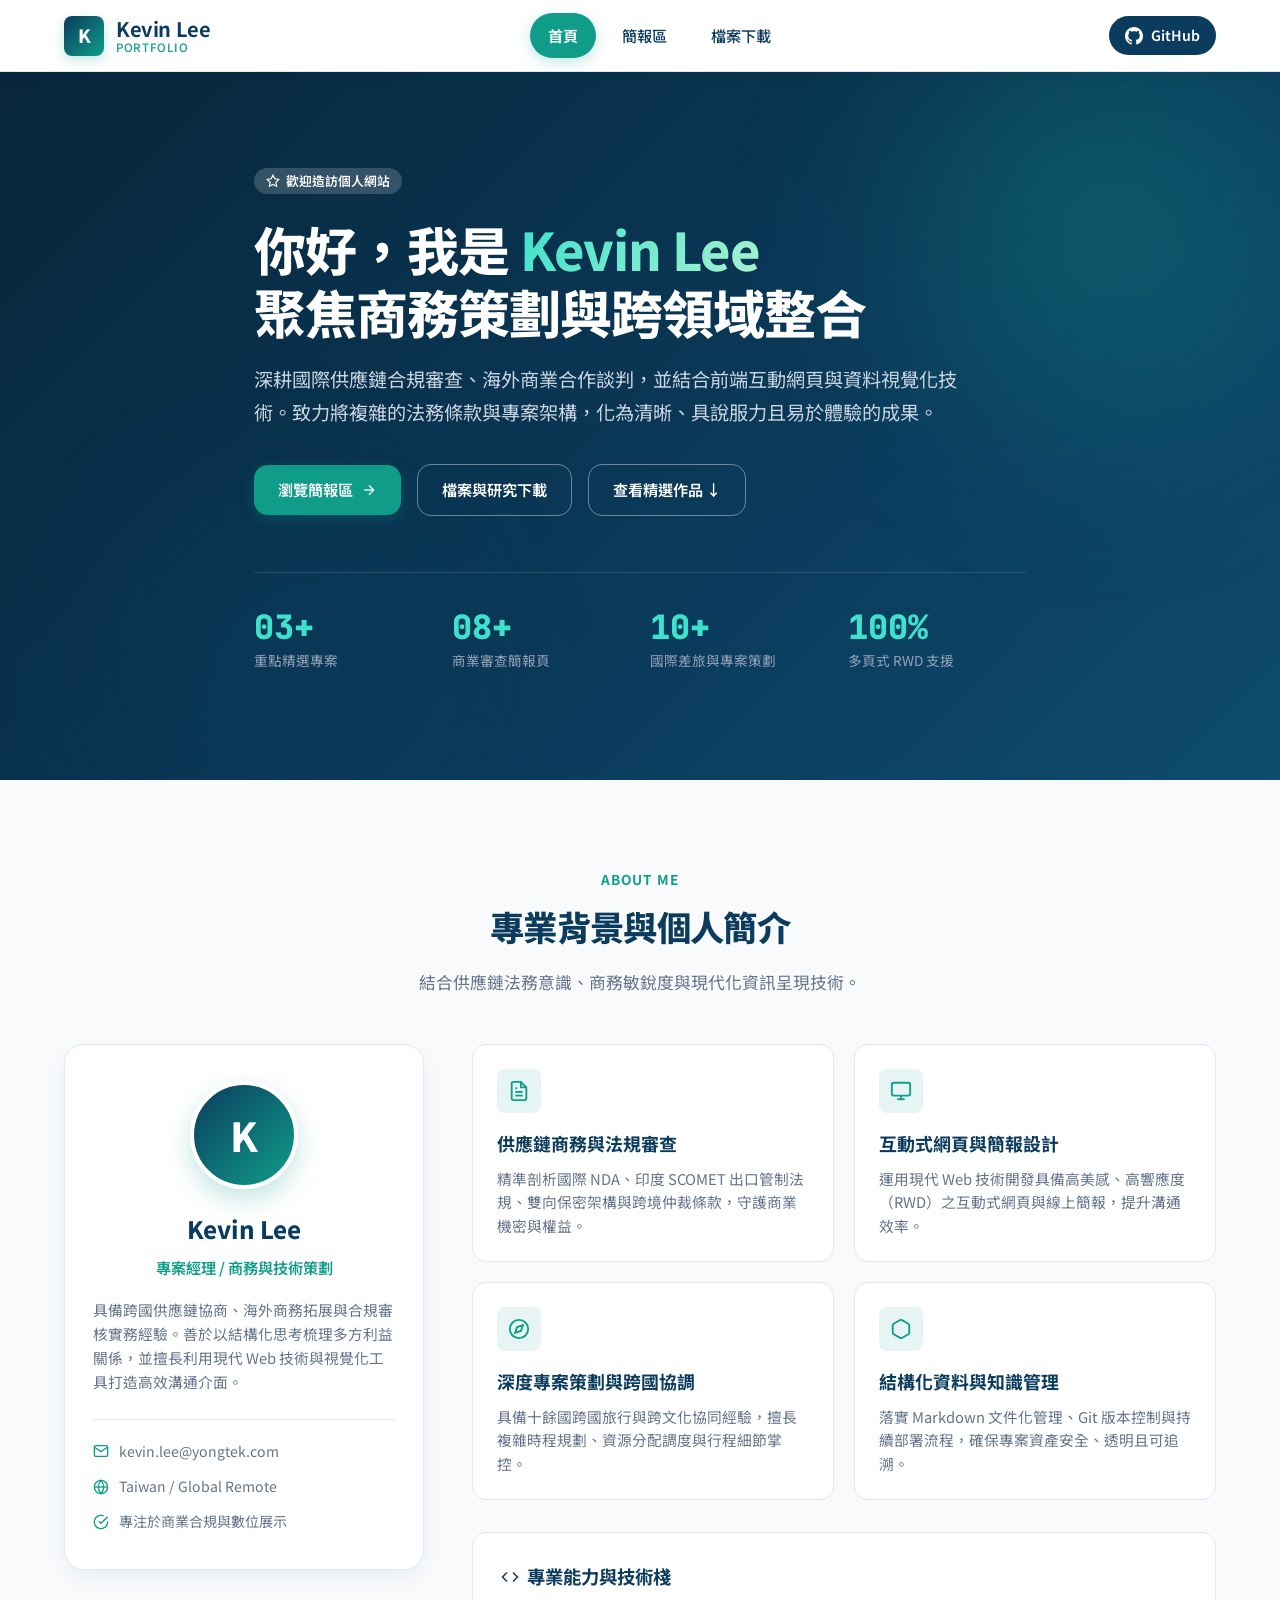
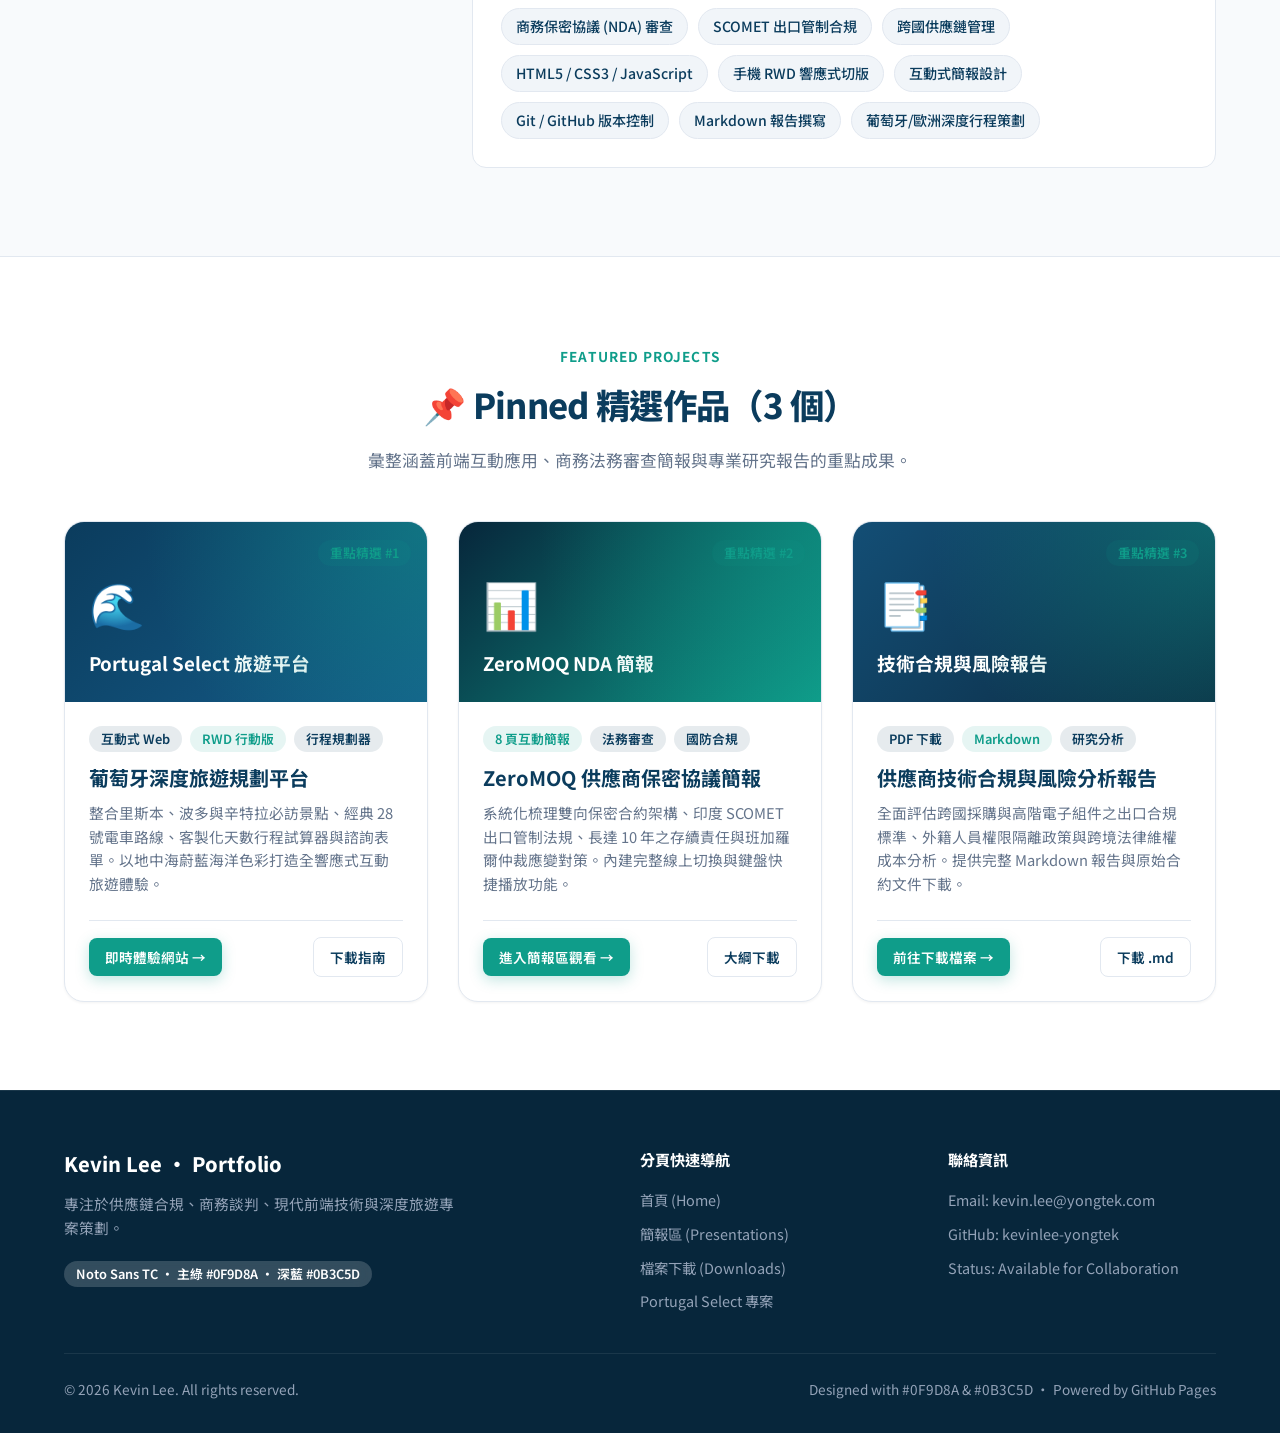
<file: index.html>
<!DOCTYPE html>
<html lang="zh-Hant">
<head>
  <meta charset="UTF-8">
  <meta name="viewport" content="width=device-width, initial-scale=1.0">
  <title>Kevin Lee | 個人網站 - 首頁</title>
  <meta name="description" content="Kevin Lee 的個人網站。專注於跨國供應鏈合規、商務談判、資料視覺化與深度專案策劃。">
  <link rel="stylesheet" href="style.css">
</head>
<body>

  <!-- 共用導覽列 (Navbar) -->
  <header class="navbar">
    <div class="container nav-container">
      <a href="index.html" class="nav-brand">
        <div class="brand-icon">K</div>
        <div class="brand-meta">
          <span class="brand-title">Kevin Lee</span>
          <span class="brand-subtitle">Portfolio</span>
        </div>
      </a>

      <!-- 電腦版/手機版導覽項目 -->
      <ul class="nav-links" id="navLinks">
        <li><a href="index.html" class="nav-link active">首頁</a></li>
        <li><a href="slides.html" class="nav-link">簡報區</a></li>
        <li><a href="files.html" class="nav-link">檔案下載</a></li>
      </ul>

      <div class="nav-actions">
        <a href="https://github.com/kevinlee-yongtek" target="_blank" rel="noopener" class="btn-github">
          <svg width="18" height="18" viewBox="0 0 24 24" fill="currentColor">
            <path d="M12 0C5.37 0 0 5.37 0 12c0 5.31 3.435 9.795 8.205 11.385.6.105.825-.255.825-.57 0-.285-.015-1.23-.015-2.235-3.015.555-3.795-.735-4.035-1.41-.135-.345-.72-1.41-1.23-1.695-.42-.225-1.02-.78-.015-.795.945-.015 1.62.87 1.845 1.23 1.08 1.815 2.805 1.305 3.495.99.105-.78.42-1.305.765-1.605-2.67-.3-5.46-1.335-5.46-5.925 0-1.305.465-2.385 1.23-3.225-.12-.3-.54-1.53.12-3.18 0 0 1.005-.315 3.3 1.23.96-.27 1.98-.405 3-.405s2.04.135 3 .405c2.295-1.56 3.3-1.23 3.3-1.23.66 1.65.24 2.88.12 3.18.765.84 1.23 1.905 1.23 3.225 0 4.605-2.805 5.625-5.475 5.925.435.375.81 1.095.81 2.22 0 1.605-.015 2.895-.015 3.3 0 .315.225.69.825.57A12.02 12.02 0 0024 12c0-6.63-5.37-12-12-12z"/>
          </svg>
          GitHub
        </a>
      </div>

      <!-- 手機版漢堡選單按鈕 -->
      <button class="menu-toggle" id="menuToggle" aria-label="切換選單">
        <svg width="24" height="24" viewBox="0 0 24 24" fill="none" stroke="currentColor" stroke-width="2" stroke-linecap="round" stroke-linejoin="round">
          <line x1="3" y1="12" x2="21" y2="12"></line>
          <line x1="3" y1="6" x2="21" y2="6"></line>
          <line x1="3" y1="18" x2="21" y2="18"></line>
        </svg>
      </button>
    </div>
  </header>

  <!-- Hero 英雄區塊 -->
  <section class="hero">
    <div class="container hero-content">
      <div class="hero-badge">
        <span class="badge badge-light">
          <svg width="14" height="14" viewBox="0 0 24 24" fill="none" stroke="currentColor" stroke-width="2">
            <polygon points="12 2 15.09 8.26 22 9.27 17 14.14 18.18 21.02 12 17.77 5.82 21.02 7 14.14 2 9.27 8.91 8.26 12 2"></polygon>
          </svg>
          歡迎造訪個人網站
        </span>
      </div>

      <h1 class="hero-title">
        你好，我是 <span>Kevin Lee</span><br>
        聚焦商務策劃與跨領域整合
      </h1>

      <p class="hero-desc">
        深耕國際供應鏈合規審查、海外商業合作談判，並結合前端互動網頁與資料視覺化技術。致力將複雜的法務條款與專案架構，化為清晰、具說服力且易於體驗的成果。
      </p>

      <div class="hero-actions">
        <a href="slides.html" class="btn btn-primary">
          瀏覽簡報區
          <svg width="16" height="16" viewBox="0 0 24 24" fill="none" stroke="currentColor" stroke-width="2">
            <line x1="5" y1="12" x2="19" y2="12"></line>
            <polyline points="12 5 19 12 12 19"></polyline>
          </svg>
        </a>
        <a href="files.html" class="btn btn-outline-white">
          檔案與研究下載
        </a>
        <a href="#pinned-works" class="btn btn-outline-white">
          查看精選作品 ↓
        </a>
      </div>

      <!-- 統計數據欄 -->
      <div class="hero-stats">
        <div class="stat-item">
          <div class="stat-num">03+</div>
          <div class="stat-label">重點精選專案</div>
        </div>
        <div class="stat-item">
          <div class="stat-num">08+</div>
          <div class="stat-label">商業審查簡報頁</div>
        </div>
        <div class="stat-item">
          <div class="stat-num">10+</div>
          <div class="stat-label">國際差旅與專案策劃</div>
        </div>
        <div class="stat-item">
          <div class="stat-num">100%</div>
          <div class="stat-label">多頁式 RWD 支援</div>
        </div>
      </div>
    </div>
  </section>

  <!-- 自我介紹區塊 (About Me) -->
  <section class="about-section">
    <div class="container">
      <div class="section-header">
        <div class="section-subtitle">About Me</div>
        <h2 class="section-title">專業背景與個人簡介</h2>
        <p class="section-desc">結合供應鏈法務意識、商務敏銳度與現代化資訊呈現技術。</p>
      </div>

      <div class="about-grid">
        <!-- 左側：個人資訊卡片 -->
        <div class="profile-card">
          <div class="avatar-wrapper">K</div>
          <h3 class="profile-name">Kevin Lee</h3>
          <div class="profile-role">專案經理 / 商務與技術策劃</div>
          <p class="profile-bio">
            具備跨國供應鏈協商、海外商務拓展與合規審核實務經驗。善於以結構化思考梳理多方利益關係，並擅長利用現代 Web 技術與視覺化工具打造高效溝通介面。
          </p>

          <div class="profile-details">
            <div class="profile-detail-item">
              <svg width="16" height="16" viewBox="0 0 24 24" fill="none" stroke="currentColor" stroke-width="2">
                <path d="M4 4h16c1.1 0 2 .9 2 2v12c0 1.1-.9 2-2 2H4c-1.1 0-2-.9-2-2V6c0-1.1.9-2 2-2z"></path>
                <polyline points="22,6 12,13 2,6"></polyline>
              </svg>
              <span>kevin.lee@yongtek.com</span>
            </div>
            <div class="profile-detail-item">
              <svg width="16" height="16" viewBox="0 0 24 24" fill="none" stroke="currentColor" stroke-width="2">
                <circle cx="12" cy="12" r="10"></circle>
                <line x1="2" y1="12" x2="22" y2="12"></line>
                <path d="M12 2a15.3 15.3 0 0 1 4 10 15.3 15.3 0 0 1-4 10 15.3 15.3 0 0 1-4-10 15.3 15.3 0 0 1 4-10z"></path>
              </svg>
              <span>Taiwan / Global Remote</span>
            </div>
            <div class="profile-detail-item">
              <svg width="16" height="16" viewBox="0 0 24 24" fill="none" stroke="currentColor" stroke-width="2">
                <path d="M22 11.08V12a10 10 0 1 1-5.93-9.14"></path>
                <polyline points="22 4 12 14.01 9 11.01"></polyline>
              </svg>
              <span>專注於商業合規與數位展示</span>
            </div>
          </div>
        </div>

        <!-- 右側：三大核心支柱與技能標籤 -->
        <div class="about-content">
          <div class="pillars-grid">
            <div class="pillar-card">
              <div class="pillar-icon">
                <svg width="22" height="22" viewBox="0 0 24 24" fill="none" stroke="currentColor" stroke-width="2">
                  <path d="M14 2H6a2 2 0 0 0-2 2v16a2 2 0 0 0 2 2h12a2 2 0 0 0 2-2V8z"></path>
                  <polyline points="14 2 14 8 20 8"></polyline>
                  <line x1="16" y1="13" x2="8" y2="13"></line>
                  <line x1="16" y1="17" x2="8" y2="17"></line>
                  <polyline points="10 9 9 9 8 9"></polyline>
                </svg>
              </div>
              <h4 class="pillar-title">供應鏈商務與法規審查</h4>
              <p class="pillar-desc">
                精準剖析國際 NDA、印度 SCOMET 出口管制法規、雙向保密架構與跨境仲裁條款，守護商業機密與權益。
              </p>
            </div>

            <div class="pillar-card">
              <div class="pillar-icon">
                <svg width="22" height="22" viewBox="0 0 24 24" fill="none" stroke="currentColor" stroke-width="2">
                  <rect x="2" y="3" width="20" height="14" rx="2" ry="2"></rect>
                  <line x1="8" y1="21" x2="16" y2="21"></line>
                  <line x1="12" y1="17" x2="12" y2="21"></line>
                </svg>
              </div>
              <h4 class="pillar-title">互動式網頁與簡報設計</h4>
              <p class="pillar-desc">
                運用現代 Web 技術開發具備高美感、高響應度（RWD）之互動式網頁與線上簡報，提升溝通效率。
              </p>
            </div>

            <div class="pillar-card">
              <div class="pillar-icon">
                <svg width="22" height="22" viewBox="0 0 24 24" fill="none" stroke="currentColor" stroke-width="2">
                  <circle cx="12" cy="12" r="10"></circle>
                  <polygon points="16.24 7.76 14.12 14.12 7.76 16.24 9.88 9.88 16.24 7.76"></polygon>
                </svg>
              </div>
              <h4 class="pillar-title">深度專案策劃與跨國協調</h4>
              <p class="pillar-desc">
                具備十餘國跨國旅行與跨文化協同經驗，擅長複雜時程規劃、資源分配調度與行程細節掌控。
              </p>
            </div>

            <div class="pillar-card">
              <div class="pillar-icon">
                <svg width="22" height="22" viewBox="0 0 24 24" fill="none" stroke="currentColor" stroke-width="2">
                  <path d="M21 16V8a2 2 0 0 0-1-1.73l-7-4a2 2 0 0 0-2 0l-7 4A2 2 0 0 0 3 8v8a2 2 0 0 0 1 1.73l7 4a2 2 0 0 0 2 0l7-4A2 2 0 0 0 21 16z"></path>
                </svg>
              </div>
              <h4 class="pillar-title">結構化資料與知識管理</h4>
              <p class="pillar-desc">
                落實 Markdown 文件化管理、Git 版本控制與持續部署流程，確保專案資產安全、透明且可追溯。
              </p>
            </div>
          </div>

          <!-- 技能標籤雲 -->
          <div class="skills-box">
            <h4 class="skills-title">
              <svg width="18" height="18" viewBox="0 0 24 24" fill="none" stroke="currentColor" stroke-width="2">
                <polyline points="16 18 22 12 16 6"></polyline>
                <polyline points="8 6 2 12 8 18"></polyline>
              </svg>
              專業能力與技術棧
            </h4>
            <div class="skills-tags">
              <span class="skill-tag">商務保密協議 (NDA) 審查</span>
              <span class="skill-tag">SCOMET 出口管制合規</span>
              <span class="skill-tag">跨國供應鏈管理</span>
              <span class="skill-tag">HTML5 / CSS3 / JavaScript</span>
              <span class="skill-tag">手機 RWD 響應式切版</span>
              <span class="skill-tag">互動式簡報設計</span>
              <span class="skill-tag">Git / GitHub 版本控制</span>
              <span class="skill-tag">Markdown 報告撰寫</span>
              <span class="skill-tag">葡萄牙/歐洲深度行程策劃</span>
            </div>
          </div>
        </div>
      </div>
    </div>
  </section>

  <!-- Pinned 作品專區 (Pinned Works) -->
  <section class="pinned-section" id="pinned-works">
    <div class="container">
      <div class="section-header">
        <div class="section-subtitle">Featured Projects</div>
        <h2 class="section-title">📌 Pinned 精選作品（3 個）</h2>
        <p class="section-desc">彙整涵蓋前端互動應用、商務法務審查簡報與專業研究報告的重點成果。</p>
      </div>

      <div class="pinned-grid">
        <!-- Pinned 作品 1 -->
        <article class="project-card">
          <div class="project-badge-top">
            <span class="badge badge-primary">重點精選 #1</span>
          </div>
          <div class="project-banner">
            <div class="project-banner-icon">🌊</div>
            <h3>Portugal Select 旅遊平台</h3>
          </div>
          <div class="project-body">
            <div class="project-tags">
              <span class="badge badge-secondary">互動式 Web</span>
              <span class="badge badge-primary">RWD 行動版</span>
              <span class="badge badge-secondary">行程規劃器</span>
            </div>
            <h4 class="project-title">葡萄牙深度旅遊規劃平台</h4>
            <p class="project-desc">
              整合里斯本、波多與辛特拉必訪景點、經典 28 號電車路線、客製化天數行程試算器與諮詢表單。以地中海蔚藍海洋色彩打造全響應式互動旅遊體驗。
            </p>
            <div class="project-footer">
              <a href="portugal.html" class="btn btn-primary btn-sm">
                即時體驗網站 →
              </a>
              <a href="files.html" class="btn btn-outline btn-sm">
                下載指南
              </a>
            </div>
          </div>
        </article>

        <!-- Pinned 作品 2 -->
        <article class="project-card">
          <div class="project-badge-top">
            <span class="badge badge-primary">重點精選 #2</span>
          </div>
          <div class="project-banner" style="background: linear-gradient(135deg, #07263b 0%, #0F9D8A 100%);">
            <div class="project-banner-icon">📊</div>
            <h3>ZeroMOQ NDA 簡報</h3>
          </div>
          <div class="project-body">
            <div class="project-tags">
              <span class="badge badge-primary">8 頁互動簡報</span>
              <span class="badge badge-secondary">法務審查</span>
              <span class="badge badge-secondary">國防合規</span>
            </div>
            <h4 class="project-title">ZeroMOQ 供應商保密協議簡報</h4>
            <p class="project-desc">
              系統化梳理雙向保密合約架構、印度 SCOMET 出口管制法規、長達 10 年之存續責任與班加羅爾仲裁應變對策。內建完整線上切換與鍵盤快捷播放功能。
            </p>
            <div class="project-footer">
              <a href="slides.html" class="btn btn-primary btn-sm">
                進入簡報區觀看 →
              </a>
              <a href="files.html" class="btn btn-outline btn-sm">
                大綱下載
              </a>
            </div>
          </div>
        </article>

        <!-- Pinned 作品 3 -->
        <article class="project-card">
          <div class="project-badge-top">
            <span class="badge badge-primary">重點精選 #3</span>
          </div>
          <div class="project-banner" style="background: linear-gradient(135deg, #134e75 0%, #0c2b42 100%);">
            <div class="project-banner-icon">📑</div>
            <h3>技術合規與風險報告</h3>
          </div>
          <div class="project-body">
            <div class="project-tags">
              <span class="badge badge-secondary">PDF 下載</span>
              <span class="badge badge-primary">Markdown</span>
              <span class="badge badge-secondary">研究分析</span>
            </div>
            <h4 class="project-title">供應商技術合規與風險分析報告</h4>
            <p class="project-desc">
              全面評估跨國採購與高階電子組件之出口合規標準、外籍人員權限隔離政策與跨境法律維權成本分析。提供完整 Markdown 報告與原始合約文件下載。
            </p>
            <div class="project-footer">
              <a href="files.html" class="btn btn-primary btn-sm">
                前往下載檔案 →
              </a>
              <a href="files/ZeroMOQ-NDA-Review-Report.md" download class="btn btn-outline btn-sm">
                下載 .md
              </a>
            </div>
          </div>
        </article>
      </div>
    </div>
  </section>

  <!-- 共用頁尾 (Footer) -->
  <footer class="footer">
    <div class="container">
      <div class="footer-grid">
        <div class="footer-brand">
          <div class="footer-brand-title">Kevin Lee · Portfolio</div>
          <p class="footer-brand-desc">
            專注於供應鏈合規、商務談判、現代前端技術與深度旅遊專案策劃。
          </p>
          <div style="margin-top: 8px;">
            <span class="badge badge-light">Noto Sans TC · 主綠 #0F9D8A · 深藍 #0B3C5D</span>
          </div>
        </div>

        <div>
          <h4 class="footer-col-title">分頁快速導航</h4>
          <ul class="footer-links">
            <li><a href="index.html">首頁 (Home)</a></li>
            <li><a href="slides.html">簡報區 (Presentations)</a></li>
            <li><a href="files.html">檔案下載 (Downloads)</a></li>
            <li><a href="portugal.html">Portugal Select 專案</a></li>
          </ul>
        </div>

        <div>
          <h4 class="footer-col-title">聯絡資訊</h4>
          <ul class="footer-links">
            <li>Email: <a href="mailto:kevin.lee@yongtek.com">kevin.lee@yongtek.com</a></li>
            <li>GitHub: <a href="https://github.com/kevinlee-yongtek" target="_blank" rel="noopener">kevinlee-yongtek</a></li>
            <li>Status: Available for Collaboration</li>
          </ul>
        </div>
      </div>

      <div class="footer-bottom">
        <div>© 2026 Kevin Lee. All rights reserved.</div>
        <div>Designed with #0F9D8A & #0B3C5D · Powered by GitHub Pages</div>
      </div>
    </div>
  </footer>

  <script>
    // 行動版漢堡選單切換
    const menuToggle = document.getElementById('menuToggle');
    const navLinks = document.getElementById('navLinks');
    if (menuToggle && navLinks) {
      menuToggle.addEventListener('click', () => {
        navLinks.classList.toggle('active');
      });
    }
  </script>
</body>
</html>
</file>
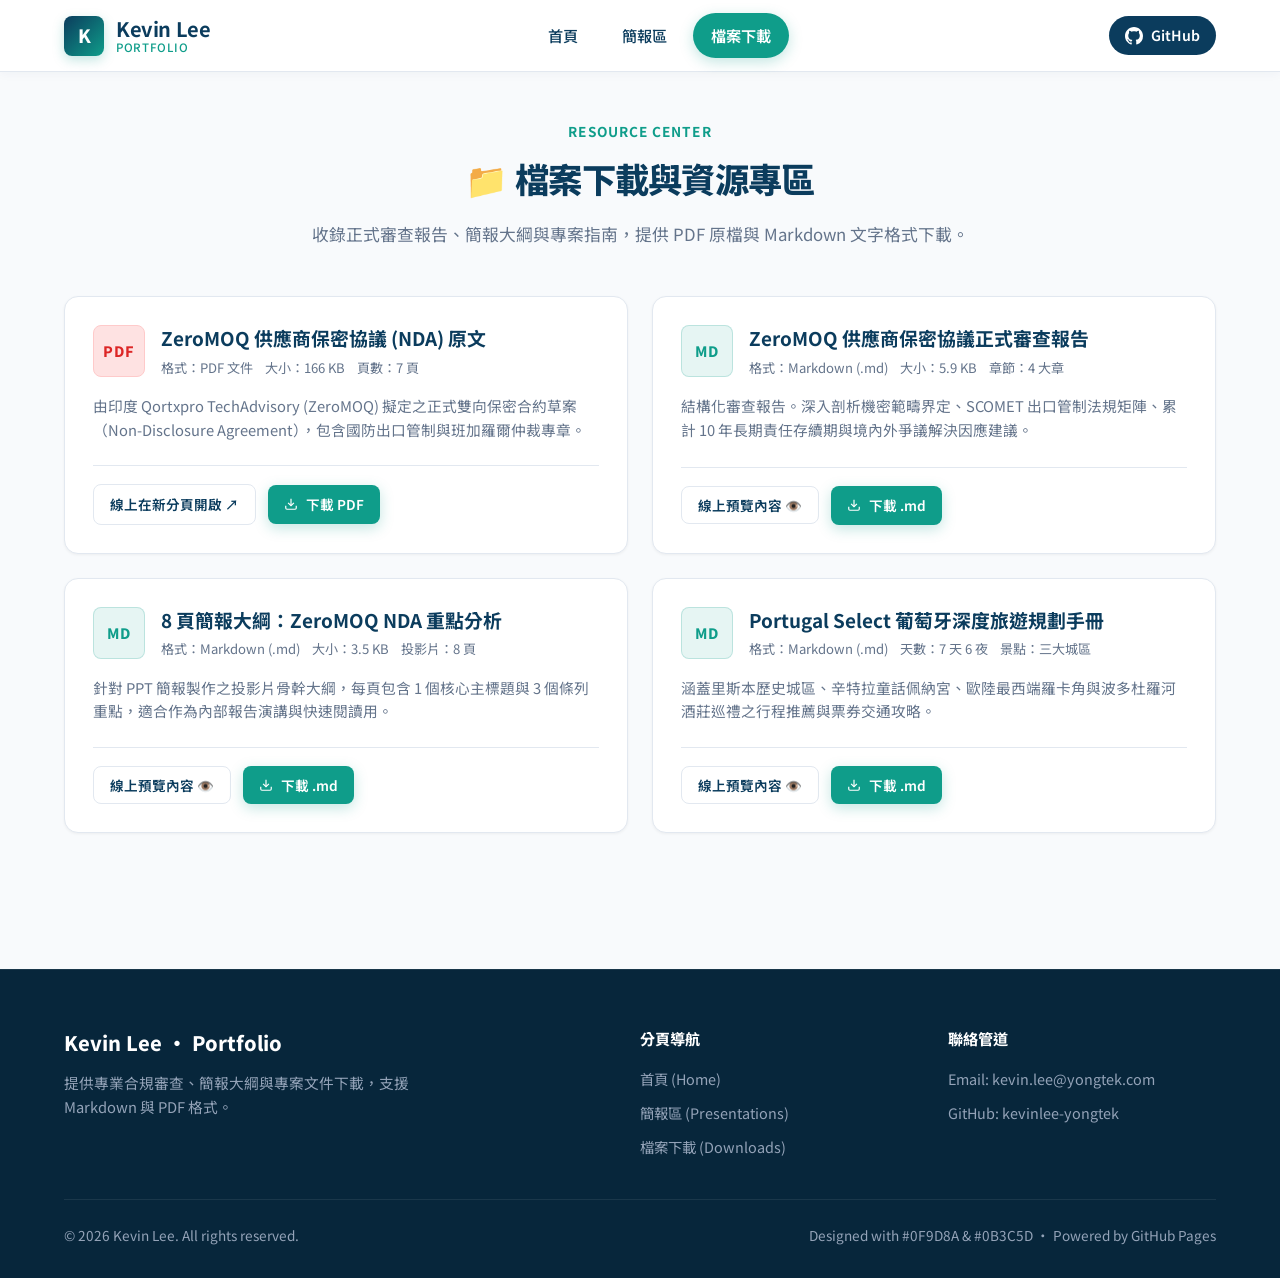
<file: files.html>
<!DOCTYPE html>
<html lang="zh-Hant">
<head>
  <meta charset="UTF-8">
  <meta name="viewport" content="width=device-width, initial-scale=1.0">
  <title>Kevin Lee | 檔案下載 - PDF 與 Markdown 資源</title>
  <meta name="description" content="Kevin Lee 的個人檔案下載中心。提供 ZeroMOQ 保密協議審查報告、簡報大綱與旅遊指南之 PDF 與 Markdown 格式下載。">
  <link rel="stylesheet" href="style.css">
</head>
<body>

  <!-- 共用導覽列 (Navbar) -->
  <header class="navbar">
    <div class="container nav-container">
      <a href="index.html" class="nav-brand">
        <div class="brand-icon">K</div>
        <div class="brand-meta">
          <span class="brand-title">Kevin Lee</span>
          <span class="brand-subtitle">Portfolio</span>
        </div>
      </a>

      <!-- 導覽分頁項目 -->
      <ul class="nav-links" id="navLinks">
        <li><a href="index.html" class="nav-link">首頁</a></li>
        <li><a href="slides.html" class="nav-link">簡報區</a></li>
        <li><a href="files.html" class="nav-link active">檔案下載</a></li>
      </ul>

      <div class="nav-actions">
        <a href="https://github.com/kevinlee-yongtek" target="_blank" rel="noopener" class="btn-github">
          <svg width="18" height="18" viewBox="0 0 24 24" fill="currentColor">
            <path d="M12 0C5.37 0 0 5.37 0 12c0 5.31 3.435 9.795 8.205 11.385.6.105.825-.255.825-.57 0-.285-.015-1.23-.015-2.235-3.015.555-3.795-.735-4.035-1.41-.135-.345-.72-1.41-1.23-1.695-.42-.225-1.02-.78-.015-.795.945-.015 1.62.87 1.845 1.23 1.08 1.815 2.805 1.305 3.495.99.105-.78.42-1.305.765-1.605-2.67-.3-5.46-1.335-5.46-5.925 0-1.305.465-2.385 1.23-3.225-.12-.3-.54-1.53.12-3.18 0 0 1.005-.315 3.3 1.23.96-.27 1.98-.405 3-.405s2.04.135 3 .405c2.295-1.56 3.3-1.23 3.3-1.23.66 1.65.24 2.88.12 3.18.765.84 1.23 1.905 1.23 3.225 0 4.605-2.805 5.625-5.475 5.925.435.375.81 1.095.81 2.22 0 1.605-.015 2.895-.015 3.3 0 .315.225.69.825.57A12.02 12.02 0 0024 12c0-6.63-5.37-12-12-12z"/>
          </svg>
          GitHub
        </a>
      </div>

      <button class="menu-toggle" id="menuToggle" aria-label="切換選單">
        <svg width="24" height="24" viewBox="0 0 24 24" fill="none" stroke="currentColor" stroke-width="2">
          <line x1="3" y1="12" x2="21" y2="12"></line>
          <line x1="3" y1="6" x2="21" y2="6"></line>
          <line x1="3" y1="18" x2="21" y2="18"></line>
        </svg>
      </button>
    </div>
  </header>

  <!-- 檔案下載主要內容 -->
  <main class="files-page">
    <div class="container">
      <div class="section-header">
        <div class="section-subtitle">Resource Center</div>
        <h1 class="section-title">📁 檔案下載與資源專區</h1>
        <p class="section-desc">收錄正式審查報告、簡報大綱與專案指南，提供 PDF 原檔與 Markdown 文字格式下載。</p>
      </div>

      <!-- 檔案列表 Grid -->
      <div class="files-grid">
        <!-- 檔案 1: PDF 原文文件 -->
        <div class="file-card">
          <div class="file-card-top">
            <div class="file-format-badge badge-pdf">
              <span>PDF</span>
            </div>
            <div class="file-meta-area">
              <h3 class="file-title">ZeroMOQ 供應商保密協議 (NDA) 原文</h3>
              <div class="file-specs">
                <span>格式：PDF 文件</span>
                <span>大小：166 KB</span>
                <span>頁數：7 頁</span>
              </div>
            </div>
          </div>
          <p class="file-desc">
            由印度 Qortxpro TechAdvisory (ZeroMOQ) 擬定之正式雙向保密合約草案（Non-Disclosure Agreement），包含國防出口管制與班加羅爾仲裁專章。
          </p>
          <div class="file-actions">
            <a href="files/ZeroMOQ-Supplier-NDA.pdf" target="_blank" rel="noopener" class="btn btn-outline btn-sm">
              線上在新分頁開啟 ↗
            </a>
            <a href="files/ZeroMOQ-Supplier-NDA.pdf" download="ZeroMOQ-Supplier-NDA.pdf" class="btn btn-primary btn-sm">
              <svg width="14" height="14" viewBox="0 0 24 24" fill="none" stroke="currentColor" stroke-width="2">
                <path d="M21 15v4a2 2 0 0 1-2 2H5a2 2 0 0 1-2-2v-4"></path>
                <polyline points="7 10 12 15 17 10"></polyline>
                <line x1="12" y1="15" x2="12" y2="3"></line>
              </svg>
              下載 PDF
            </a>
          </div>
        </div>

        <!-- 檔案 2: Markdown 審查報告 -->
        <div class="file-card">
          <div class="file-card-top">
            <div class="file-format-badge badge-md">
              <span>MD</span>
            </div>
            <div class="file-meta-area">
              <h3 class="file-title">ZeroMOQ 供應商保密協議正式審查報告</h3>
              <div class="file-specs">
                <span>格式：Markdown (.md)</span>
                <span>大小：5.9 KB</span>
                <span>章節：4 大章</span>
              </div>
            </div>
          </div>
          <p class="file-desc">
            結構化審查報告。深入剖析機密範疇界定、SCOMET 出口管制法規矩陣、累計 10 年長期責任存續期與境內外爭議解決因應建議。
          </p>
          <div class="file-actions">
            <button class="btn btn-outline btn-sm" onclick="openPreview('report')">
              線上預覽內容 👁️
            </button>
            <a href="files/ZeroMOQ-NDA-Review-Report.md" download="ZeroMOQ-NDA-Review-Report.md" class="btn btn-primary btn-sm">
              <svg width="14" height="14" viewBox="0 0 24 24" fill="none" stroke="currentColor" stroke-width="2">
                <path d="M21 15v4a2 2 0 0 1-2 2H5a2 2 0 0 1-2-2v-4"></path>
                <polyline points="7 10 12 15 17 10"></polyline>
                <line x1="12" y1="15" x2="12" y2="3"></line>
              </svg>
              下載 .md
            </a>
          </div>
        </div>

        <!-- 檔案 3: Markdown 簡報大綱 -->
        <div class="file-card">
          <div class="file-card-top">
            <div class="file-format-badge badge-md">
              <span>MD</span>
            </div>
            <div class="file-meta-area">
              <h3 class="file-title">8 頁簡報大綱：ZeroMOQ NDA 重點分析</h3>
              <div class="file-specs">
                <span>格式：Markdown (.md)</span>
                <span>大小：3.5 KB</span>
                <span>投影片：8 頁</span>
              </div>
            </div>
          </div>
          <p class="file-desc">
            針對 PPT 簡報製作之投影片骨幹大綱，每頁包含 1 個核心主標題與 3 個條列重點，適合作為內部報告演講與快速閱讀用。
          </p>
          <div class="file-actions">
            <button class="btn btn-outline btn-sm" onclick="openPreview('slides')">
              線上預覽內容 👁️
            </button>
            <a href="files/ZeroMOQ-NDA-Slides-Outline.md" download="ZeroMOQ-NDA-Slides-Outline.md" class="btn btn-primary btn-sm">
              <svg width="14" height="14" viewBox="0 0 24 24" fill="none" stroke="currentColor" stroke-width="2">
                <path d="M21 15v4a2 2 0 0 1-2 2H5a2 2 0 0 1-2-2v-4"></path>
                <polyline points="7 10 12 15 17 10"></polyline>
                <line x1="12" y1="15" x2="12" y2="3"></line>
              </svg>
              下載 .md
            </a>
          </div>
        </div>

        <!-- 檔案 4: Markdown 旅遊規劃指南 -->
        <div class="file-card">
          <div class="file-card-top">
            <div class="file-format-badge badge-md">
              <span>MD</span>
            </div>
            <div class="file-meta-area">
              <h3 class="file-title">Portugal Select 葡萄牙深度旅遊規劃手冊</h3>
              <div class="file-specs">
                <span>格式：Markdown (.md)</span>
                <span>天數：7 天 6 夜</span>
                <span>景點：三大城區</span>
              </div>
            </div>
          </div>
          <p class="file-desc">
            涵蓋里斯本歷史城區、辛特拉童話佩納宮、歐陸最西端羅卡角與波多杜羅河酒莊巡禮之行程推薦與票券交通攻略。
          </p>
          <div class="file-actions">
            <button class="btn btn-outline btn-sm" onclick="openPreview('portugal')">
              線上預覽內容 👁️
            </button>
            <a href="files/Portugal-Travel-Guide.md" download="Portugal-Travel-Guide.md" class="btn btn-primary btn-sm">
              <svg width="14" height="14" viewBox="0 0 24 24" fill="none" stroke="currentColor" stroke-width="2">
                <path d="M21 15v4a2 2 0 0 1-2 2H5a2 2 0 0 1-2-2v-4"></path>
                <polyline points="7 10 12 15 17 10"></polyline>
                <line x1="12" y1="15" x2="12" y2="3"></line>
              </svg>
              下載 .md
            </a>
          </div>
        </div>
      </div>
    </div>
  </main>

  <!-- 內容線上預覽彈窗 (Preview Modal) -->
  <div class="modal-overlay" id="previewModal">
    <div class="modal-content">
      <div class="modal-header">
        <h3 class="modal-title" id="modalTitle">文件內容預覽</h3>
        <button class="modal-close" onclick="closePreview()" aria-label="關閉">✕</button>
      </div>
      <div class="modal-body">
        <pre id="modalPreContent"></pre>
      </div>
    </div>
  </div>

  <!-- 共用頁尾 -->
  <footer class="footer">
    <div class="container">
      <div class="footer-grid">
        <div class="footer-brand">
          <div class="footer-brand-title">Kevin Lee · Portfolio</div>
          <p class="footer-brand-desc">
            提供專業合規審查、簡報大綱與專案文件下載，支援 Markdown 與 PDF 格式。
          </p>
        </div>
        <div>
          <h4 class="footer-col-title">分頁導航</h4>
          <ul class="footer-links">
            <li><a href="index.html">首頁 (Home)</a></li>
            <li><a href="slides.html">簡報區 (Presentations)</a></li>
            <li><a href="files.html">檔案下載 (Downloads)</a></li>
          </ul>
        </div>
        <div>
          <h4 class="footer-col-title">聯絡管道</h4>
          <ul class="footer-links">
            <li>Email: <a href="mailto:kevin.lee@yongtek.com">kevin.lee@yongtek.com</a></li>
            <li>GitHub: <a href="https://github.com/kevinlee-yongtek" target="_blank" rel="noopener">kevinlee-yongtek</a></li>
          </ul>
        </div>
      </div>
      <div class="footer-bottom">
        <div>© 2026 Kevin Lee. All rights reserved.</div>
        <div>Designed with #0F9D8A & #0B3C5D · Powered by GitHub Pages</div>
      </div>
    </div>
  </footer>

  <script>
    // 行動版漢堡選單切換
    const menuToggle = document.getElementById('menuToggle');
    const navLinks = document.getElementById('navLinks');
    if (menuToggle && navLinks) {
      menuToggle.addEventListener('click', () => {
        navLinks.classList.toggle('active');
      });
    }

    // 預覽資料字典
    const docPreviews = {
      report: {
        title: "ZeroMOQ 供應商保密協議正式審查報告 (Markdown 預覽)",
        content: `# ZeroMOQ 供應商保密協議（Supplier NDA）正式審查報告

> 受審文件：ZeroMOQ Supplier NDA.pdf  
> 審查日期：2026 年 9 月 30 日  
> 文件性質：供應商雙向保密協議（Non-Disclosure Agreement）  

---

## 摘要
本報告針對印度 Qortxpro TechAdvisory Pvt Ltd（品牌代稱：ZeroMOQ）所擬定之《供應商保密協議》（Supplier NDA）進行深度法律審查。本合約訂立於 2026 年 5 月 10 日，雖採雙向保密架構，但實質高度著重於客戶端軍工國防與航太技術之保護。本審查旨在剖析協議之機密界定、印度 SCOMET 出口管制法規、長達 10 年之存續責任與班加羅爾專屬仲裁條款，協助供應商團隊精準掌握法律風險與履約重點。

---

## 第一章：協議主體架構與機密範疇界定
本協議由印度班加羅爾之 Qortxpro TechAdvisory（ZeroMOQ）與合作供應商擬定，規範雙方於商業評估及產品採購期間之資訊交換。條款界定之機密範疇極為寬廣，除涵蓋軟體原始碼、演算法、製程工法、測試數據與商業財務報價外，更罕見地大量納入軍事應用、武器系統介面、航電系統（Avionics）與戰略國防資訊。此外，合約採嚴格之「無標註自動保護原則」，凡屬相關資訊無論是否標示機密皆受保護；同時，雙方洽談合作之存在與進度亦屬機密。

---

## 第二章：國防出口合規與嚴格技術禁令
本協議第 4 條特別設立國防合規專章，要求接收方全面遵守印度國防採購法規與 SCOMET（特種化學品、生物、材料與技術）出口管制清單。條款明文限制受控技術跨國轉移，未經主管機關書面核准，嚴禁向任何外國公民（Foreign nationals）或境外實體提供存取權。在作業技術層面，第 3.3 條明訂禁止反向工程、反編譯、拆解或衍生改作；同時要求落實知情必要（Need-to-Know）分級授權，且一旦遭遇資料洩漏或網路資安威脅（Cyber incident），負有即時通報與配合防堵之法定義務。

---

## 第三章：合約存續效期與跨境法務救濟
協議效力與法律爭議條款展現高度防禦性格局。合約基本效期為 5 年，雖得以 30 天書面通知提前終止，但第 8.1 條明定保密義務、國防合規與智財限制於約滿後繼續強制存續 5 年，使供應商實質承擔最長達 10 年之長期法律責任。違約救濟方面，雙方確認機密侵害具備不可回復之實質損害，賦予揭露方即時禁制令聲請權與律師費全額求償權。爭議解決依據印度《1996 年仲裁法》，指定仲裁地與專屬法院管轄皆位於印度班加羅爾，官方語言為英語。

---

## 結論與因應建議
1. 團隊存取控管：針對 SCOMET 國防受控技術實施嚴密權限隔離。
2. 數位資料生命週期：落實專案資料書面銷毀與留痕機制。
3. 跨境爭議評估：審慎評估印度班加羅爾專屬仲裁管轄之後續法律成本。`
      },
      slides: {
        title: "8 頁簡報大綱：ZeroMOQ NDA 重點分析 (Markdown 預覽)",
        content: `# 8 頁簡報大綱：ZeroMOQ 供應商保密協議（NDA）重點分析

> 來源文件：ZeroMOQ Supplier NDA.pdf  
> 用途：PPT 簡報製作大綱（每頁 1 個主標題 + 3 個重點項目）  

---

### Slide 1：協議背景與基本架構
* 簽署主體與性質：印度 Qortxpro TechAdvisory（ZeroMOQ）與合作供應商簽訂之雙向保密協議
* 訂立時程與現況：訂立日期為 2026 年 5 月 10 日，目前為待雙方簽章生效之正式草案
* 核心合作目的：規範雙方在評估商業合作、產品採購與技術交流期間之機密資訊保護

### Slide 2：機密資訊範疇與界定原則
* 涵蓋形式多元：包含口頭、書面、電子圖形、軟體原始碼、演算法、製程及商業報價數據
* 自動保護機制：無論交付時是否特別加註「機密（Confidential）」字樣，皆一律納入保護
* 溝通動態保密：雙方潛在合作洽談、交易進展、會議記錄及衍生研究報告均屬機密範疇

### Slide 3：國防與航太特殊合規專章
* 受控技術領域：嚴格涵蓋武器系統介面、航電系統（Avionics）、通訊及戰略國防系統
* 印度法規合規：全面遵循印度特種化學品、生物、材料與技術（SCOMET）出口管制清單
* 人員傳輸禁令：未經官方許可授權，嚴禁向任何外國公民（Foreign nationals）或境外實體提供存取權

### Slide 4：接收方保密義務與技術禁令
* 嚴格目的限制：資訊僅限於評估商業合作使用，落實知情必要（Need-to-Know）分級原則
* 反向工程禁令：明文嚴格禁止複製、反編譯（Decompile）、拆解或進行逆向工程
* 資安通報責任：一旦發現機密洩漏、誤用或遭遇網路資安事故（Cyber incident），須立即通知並配合補救

### Slide 5：智慧財產權歸屬與保密例外
* 零智財讓與：資訊揭露絕不構成專利、著作權、商標或技術製造權之授權或轉讓
* 法定除外情事：已公開領域、揭露前已知或自合法第三方取得者，免受保密條款限制
* 客觀獨立研發：主張未侵權者，需備妥完整書面紀錄證明未參考或接觸揭露方之機密資料

### Slide 6：合約效期與超長存續條款
* 主約有效年限：協議自生效日起有效期間為 5 年，任一方得提前 30 天以書面通知終止
* 五年存續效力：合約終止或屆滿後，保密與國防出口合規義務繼續強制存續生效 5 年
* 累計十年責任：供應商團隊實質需承擔累計最長達 10 年之長期資料保管與法規追蹤

### Slide 7：違約救濟與跨境爭議管轄
* 禁制令與假處分：雙方確認違約將產生不可回復之損害，揭露方有權聲請即時禁制令
* 損失與費用求償：違約方需全額賠償直接損失、衍生責任及合理之律師訴訟費用
* 印度專屬管轄：以印度法律為準據法，專屬仲裁與訴訟管轄地位於印度班加羅爾（Bangalore）

### Slide 8：供應商簽約審查與因應建議
* 團隊存取控管：若內部有跨國研發人員，應針對 SCOMET 國防受控技術建立權限隔離
* 跨境爭議成本：評估若於印度班加羅爾進行仲裁與訴訟，可能產生之跨國法律維權成本
* 文件銷毀與存檔：確認乙方公司法人抬頭無誤，並建立長期專案文件追蹤與銷毀機制`
      },
      portugal: {
        title: "Portugal Select 葡萄牙旅遊規劃手冊 (Markdown 預覽)",
        content: `# Portugal Select 葡萄牙深度旅遊規劃指南

> 整理作者：Kevin Lee  
> 適用區域：里斯本 (Lisbon)、波多 (Porto)、辛特拉 (Sintra)  
> 建議天數：7 天 6 夜  

---

## 一、行程規劃建議

### Day 1-3：里斯本歷史街區與貝倫區
- 經典景點：熱羅尼莫斯修道院 (Jerónimos Monastery)、貝倫塔 (Belém Tower)、發現者紀念碑 (Padrão dos Descobrimentos)。
- 深度體驗：搭乘經典 28 號黃色路面電車穿梭阿爾法瑪老城區 (Alfama)，聆聽法朵 (Fado) 傳統民謠。
- 美食品嚐：創始店 Pastéis de Belém 正宗葡式蛋撻、海鮮銅鍋料理 (Cataplana)。

### Day 4：辛特拉童話浪漫一日遊
- 佩納宮 (Pena Palace)：19 世紀浪漫主義巔峰之作，色彩斑斕的童話宮殿。
- 摩爾人城堡 (Castelo dos Mouros)：登高俯瞰辛特拉山脈與大西洋海岸線。
- 羅卡角 (Cabo da Roca)：「陸止於此，海始於斯」—— 歐陸最西端打卡。

### Day 5-7：波多杜羅河畔與酒莊巡禮
- 杜羅河畔 (Ribeira)：漫步河岸彩色房舍，穿過路易一世大橋 (Dom Luís I Bridge)。
- 波特酒莊巡禮：走訪加亞新城 (Vila Nova de Gaia)，品飲波特酒歷史風味。
- 文化地標：聖本篤車站 (São Bento) 兩萬片藍白磁磚壁畫、萊羅書店 (Livraria Lello)。

---

## 二、實用旅遊須知
1. 交通票券：里斯本推薦購買 Viva Viagem 24 小時交通卡；波多推薦 Andante 卡。
2. 最佳旅遊月份：4 月至 6 月、9 月至 10 月氣候溫和舒適，避開盛夏酷暑與旺季人潮。
3. 退稅須知：葡萄牙增值稅 (IVA) 標準稅率為 23%，同一商店單筆消費達門檻即可索取退稅單。`
      }
    };

    function openPreview(key) {
      const doc = docPreviews[key];
      if (doc) {
        document.getElementById('modalTitle').textContent = doc.title;
        document.getElementById('modalPreContent').textContent = doc.content;
        document.getElementById('previewModal').classList.add('active');
      }
    }

    function closePreview() {
      document.getElementById('previewModal').classList.remove('active');
    }

    document.getElementById('previewModal').addEventListener('click', (e) => {
      if (e.target.id === 'previewModal') {
        closePreview();
      }
    });

    document.addEventListener('keydown', (e) => {
      if (e.key === 'Escape') {
        closePreview();
      }
    });
  </script>
</body>
</html>
</file>
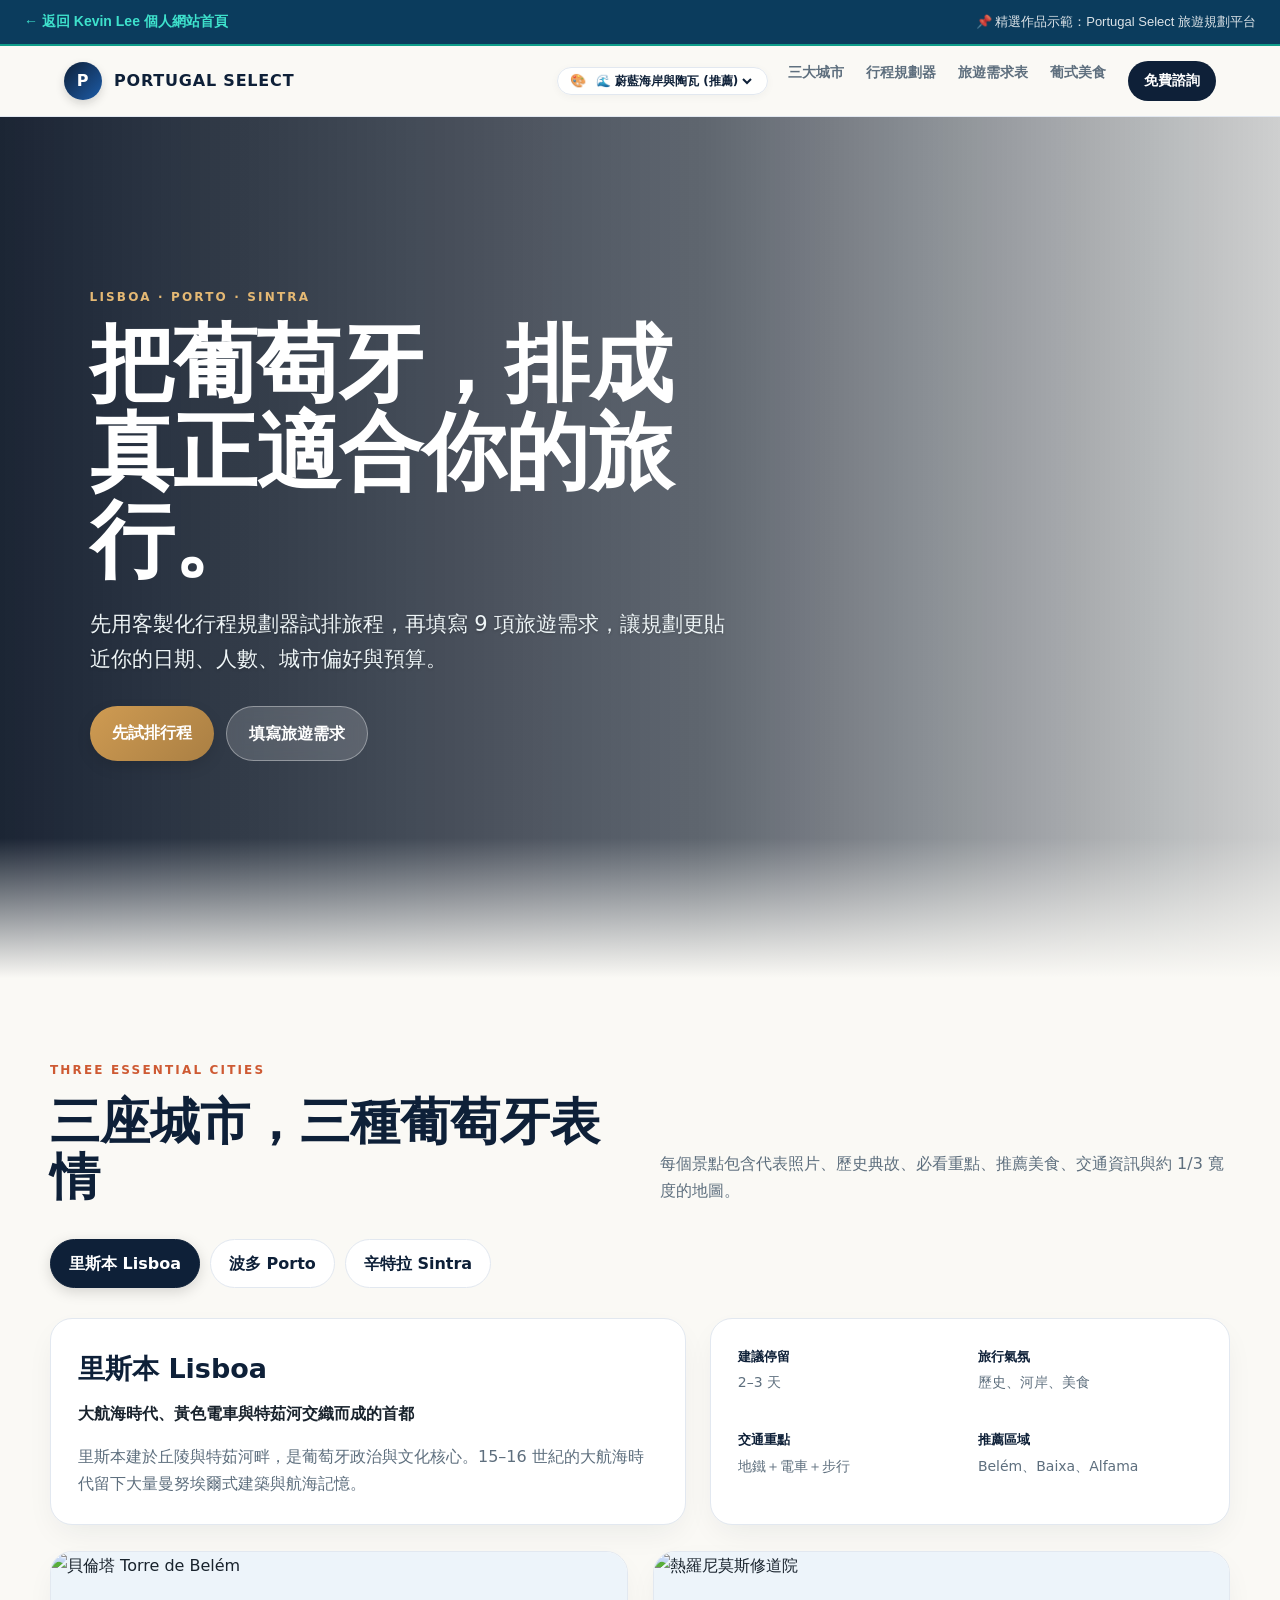
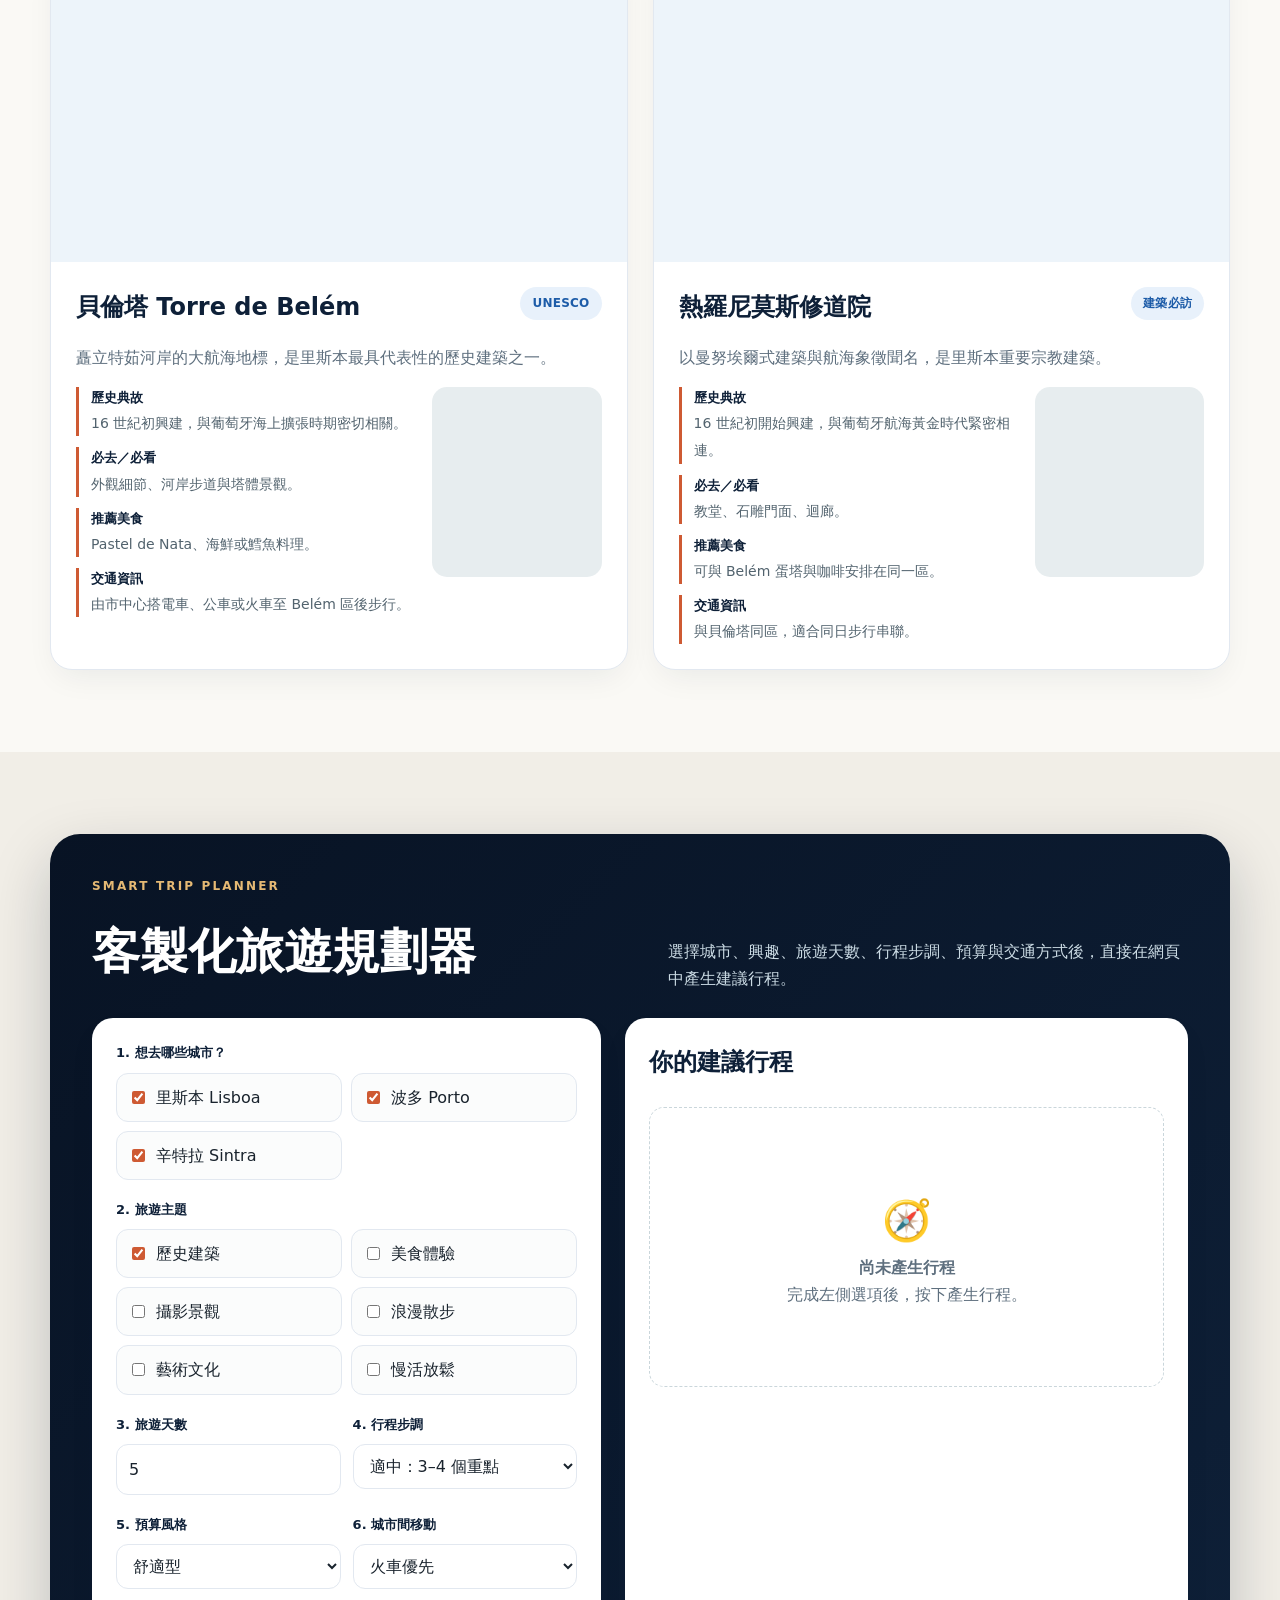
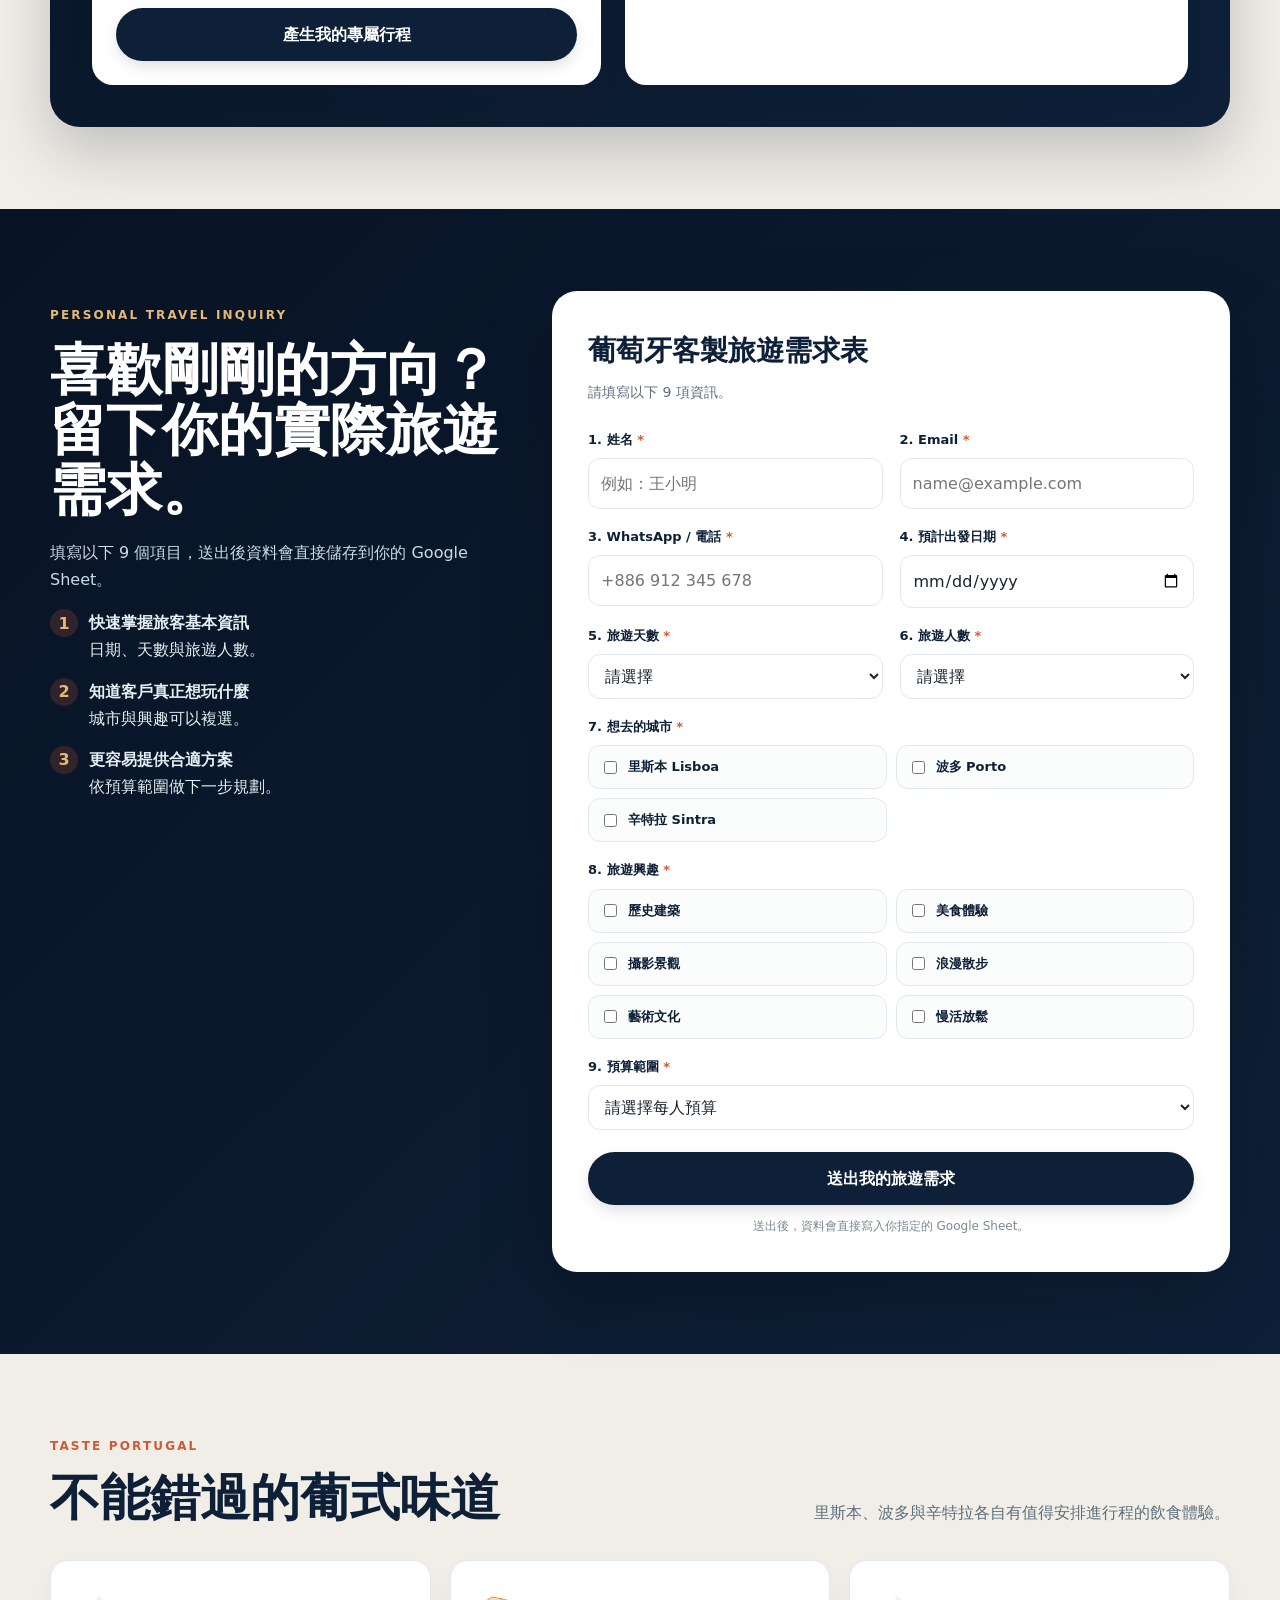
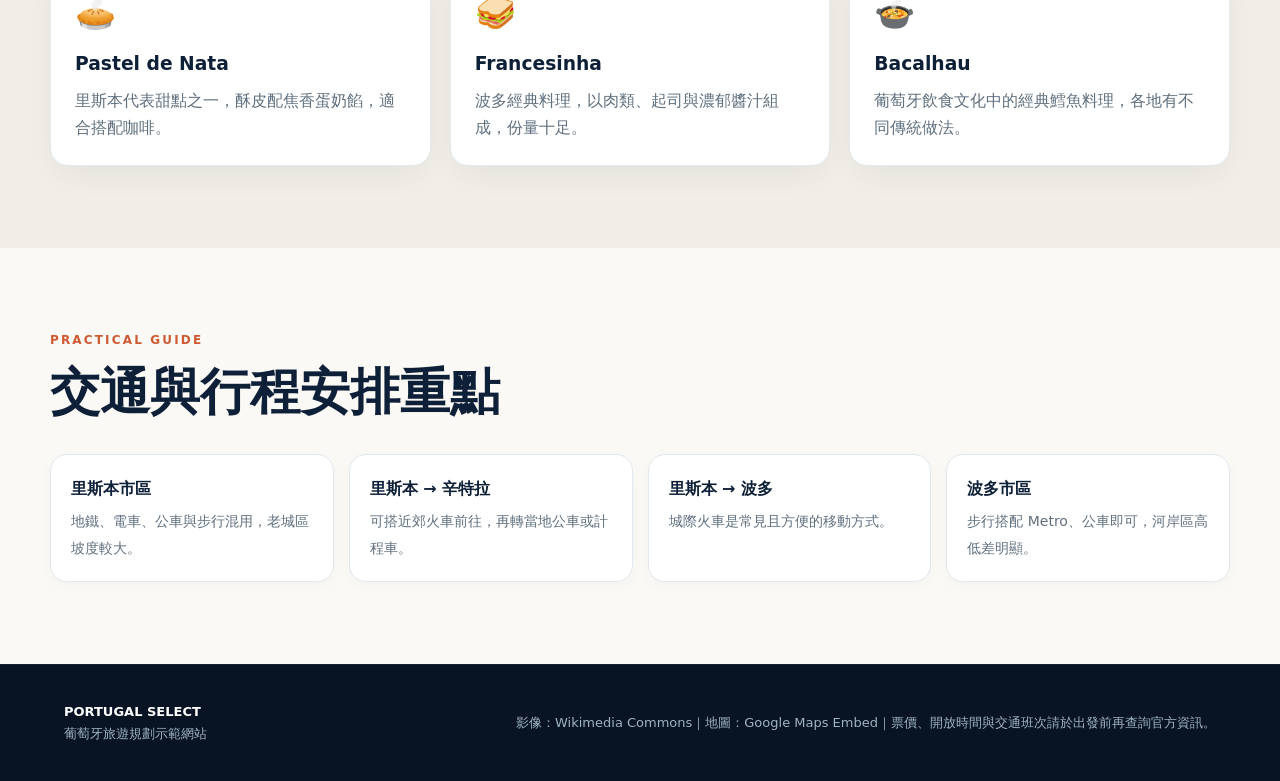
<file: portugal.html>
<!DOCTYPE html>
<html lang="zh-Hant">
<head>
  <base target="_top">
  <meta charset="UTF-8">
  <meta name="viewport" content="width=device-width, initial-scale=1.0">
  <meta name="description" content="Portugal Select 葡萄牙旅遊網站：里斯本、波多、辛特拉景點資訊、客製化行程規劃器與旅遊需求表單。">
  <title>Portugal Select｜葡萄牙深度旅遊規劃</title>

  <style>
    /* ========== 配色主題定義 ========== */
    :root, [data-theme="mediterranean"] {
      --navy: #0e2038;
      --navy2: #081324;
      --blue: #1d5ca8;
      --cream: #faf9f5;
      --bg-subtle: #f1eee7;
      --sand: #cf9b52;
      --orange: #ce5a33;
      --text: #19232d;
      --muted: #5e6f7e;
      --white: #ffffff;
      --line: #e2e8f0;
      --sky: #edf4fa;
      --shadow: 0 16px 36px rgba(14,32,56,0.08);
      --card-shadow: 0 12px 32px -8px rgba(14,32,56,0.08);
      --card-shadow-hover: 0 20px 42px -6px rgba(14,32,56,0.14);
      --topbar-bg: rgba(250, 249, 245, 0.92);
      --hero-overlay: linear-gradient(90deg, rgba(8,19,36,0.92) 0%, rgba(8,19,36,0.64) 55%, rgba(8,19,36,0.18) 100%);
      --accent-badge: #1d5ca8;
      --accent-badge-bg: #e8f1fb;
      --gold-accent: #e5b974;
    }

    [data-theme="azulejo"] {
      --navy: #0a1f3d;
      --navy2: #051020;
      --blue: #0259b8;
      --cream: #f8fafc;
      --bg-subtle: #edf2f8;
      --sand: #d49f3d;
      --orange: #d45b2b;
      --text: #0f1926;
      --muted: #596b82;
      --white: #ffffff;
      --line: #d8e3ef;
      --sky: #e6f0fa;
      --shadow: 0 16px 36px rgba(10,31,61,0.08);
      --card-shadow: 0 12px 32px -8px rgba(10,31,61,0.08);
      --card-shadow-hover: 0 20px 42px -6px rgba(10,31,61,0.15);
      --topbar-bg: rgba(248, 250, 252, 0.92);
      --hero-overlay: linear-gradient(90deg, rgba(6,16,33,0.92) 0%, rgba(6,16,33,0.65) 55%, rgba(6,16,33,0.2) 100%);
      --accent-badge: #0259b8;
      --accent-badge-bg: #e0ecfa;
      --gold-accent: #f0c56b;
    }

    [data-theme="quiet-luxury"] {
      --navy: #181d1b;
      --navy2: #0e1210;
      --blue: #3d544b;
      --cream: #f7f5f0;
      --bg-subtle: #eae6de;
      --sand: #b89158;
      --orange: #b35e3b;
      --text: #1f2422;
      --muted: #666c68;
      --white: #ffffff;
      --line: #dfdad0;
      --sky: #ebeee9;
      --shadow: 0 16px 36px rgba(24,29,27,0.08);
      --card-shadow: 0 12px 32px -8px rgba(24,29,27,0.08);
      --card-shadow-hover: 0 20px 42px -6px rgba(24,29,27,0.13);
      --topbar-bg: rgba(247, 245, 240, 0.92);
      --hero-overlay: linear-gradient(90deg, rgba(14,18,16,0.94) 0%, rgba(14,18,16,0.68) 55%, rgba(14,18,16,0.22) 100%);
      --accent-badge: #385249;
      --accent-badge-bg: #e2e8e3;
      --gold-accent: #deb57b;
    }

    *{box-sizing:border-box}
    html{scroll-behavior:smooth}

    body{
      margin:0;
      font-family:"Noto Sans TC","Microsoft JhengHei",system-ui,sans-serif;
      background:var(--cream);
      color:var(--text);
      line-height:1.7;
      transition:background-color .3s ease, color .3s ease;
    }

    a{text-decoration:none;color:inherit}
    img{max-width:100%;display:block}
    button,input,select{font:inherit}

    .topbar{
      position:sticky;
      top:0;
      z-index:50;
      display:flex;
      justify-content:space-between;
      align-items:center;
      padding:15px clamp(20px,5vw,70px);
      background:var(--topbar-bg);
      backdrop-filter:blur(14px);
      -webkit-backdrop-filter:blur(14px);
      border-bottom:1px solid var(--line);
      transition:background-color .3s ease, border-color .3s ease;
    }

    .topbar-actions{
      display:flex;
      align-items:center;
      gap:20px;
    }

    .theme-switcher{
      display:inline-flex;
      align-items:center;
      gap:6px;
      background:rgba(255,255,255,.88);
      border:1px solid var(--line);
      border-radius:999px;
      padding:5px 12px;
      box-shadow:0 2px 8px rgba(0,0,0,.04);
      transition:all .2s ease;
    }

    .theme-switcher:hover{
      border-color:var(--sand);
      box-shadow:0 4px 12px rgba(0,0,0,.08);
      background:#fff;
    }

    .theme-icon{
      font-size:13px;
      line-height:1;
    }

    .theme-select{
      border:0;
      background:transparent;
      font-size:12px;
      font-weight:800;
      color:var(--navy);
      padding:0;
      cursor:pointer;
      outline:none;
      width:auto;
    }

    .brand{
      display:flex;
      align-items:center;
      gap:12px;
      color:var(--navy);
      font-weight:900;
      letter-spacing:.05em;
      transition:color .3s ease;
    }

    .brand-mark{
      width:38px;
      height:38px;
      border-radius:50%;
      display:grid;
      place-items:center;
      background:linear-gradient(135deg,var(--navy),var(--blue));
      color:#fff;
      box-shadow:0 4px 10px rgba(0,0,0,.15);
      transition:all .3s ease;
    }

    nav{
      display:flex;
      gap:22px;
      font-size:14px;
      font-weight:800;
      color:var(--muted);
    }

    nav a{transition:color .2s ease}
    nav a:hover{color:var(--orange)}

    .nav-cta{
      padding:8px 16px;
      border-radius:999px;
      background:var(--navy);
      color:#fff!important;
      transition:all .2s ease;
    }

    .nav-cta:hover{
      background:var(--orange);
      transform:translateY(-1px);
    }

    .hero{
      min-height:76vh;
      position:relative;
      display:grid;
      align-items:end;
      color:#fff;
      background:
        var(--hero-overlay),
        url("https://commons.wikimedia.org/wiki/Special:FilePath/Bel%C3%A9m_Tower_in_Lisbon.jpg") center/cover no-repeat;
      overflow:hidden;
    }

    .hero:after{
      content:"";
      position:absolute;
      left:0;
      right:0;
      bottom:0;
      height:140px;
      background:linear-gradient(transparent,var(--cream));
      transition:background .3s ease;
    }

    .hero-content{
      position:relative;
      z-index:2;
      padding:88px clamp(22px,7vw,108px) 135px;
      max-width:820px;
    }

    .eyebrow{
      text-transform:uppercase;
      letter-spacing:.18em;
      font-size:12px;
      font-weight:900;
      color:var(--gold-accent);
      margin-bottom:14px;
    }

    .hero h1,.section-head h2,.planner-title,.form-intro h2{
      font-family:Georgia,"Times New Roman",serif;
    }

    .hero h1{
      font-size:clamp(46px,7vw,84px);
      line-height:1.05;
      margin:0 0 18px;
      letter-spacing:-.01em;
    }

    .hero p{
      font-size:clamp(17px,2vw,21px);
      color:#eef5f7;
      max-width:690px;
      text-shadow:0 1px 3px rgba(0,0,0,.25);
    }

    .hero-actions{
      display:flex;
      gap:12px;
      flex-wrap:wrap;
      margin-top:28px;
    }

    .btn{
      border:0;
      border-radius:999px;
      padding:13px 22px;
      font-weight:900;
      cursor:pointer;
      transition:all .25s ease;
    }

    .btn:hover{transform:translateY(-2px)}
    .btn:disabled{opacity:.6;cursor:not-allowed;transform:none}

    .btn-primary{
      background:linear-gradient(135deg, var(--sand), color-mix(in srgb, var(--sand) 82%, #000));
      color:#fff;
      box-shadow:0 6px 18px -4px rgba(0,0,0,.18);
    }
    .btn-primary:hover{
      box-shadow:0 8px 24px -4px rgba(0,0,0,.26);
    }

    .btn-light{
      background:rgba(255,255,255,.16);
      border:1px solid rgba(255,255,255,.36);
      color:#fff;
      backdrop-filter:blur(8px);
    }
    .btn-light:hover{
      background:rgba(255,255,255,.24);
      border-color:rgba(255,255,255,.6);
    }

    .btn-dark{
      background:var(--navy);
      color:#fff;
      box-shadow:0 6px 18px -4px rgba(0,0,0,.18);
    }
    .btn-dark:hover{
      background:var(--blue);
    }

    .container{
      width:min(1180px,calc(100% - 36px));
      margin:auto;
    }

    section{padding:82px 0}

    .section-head{
      display:flex;
      align-items:end;
      justify-content:space-between;
      gap:28px;
      margin-bottom:34px;
    }

    .section-head h2{
      font-size:clamp(34px,4vw,50px);
      color:var(--navy);
      line-height:1.1;
      margin:3px 0 0;
    }

    .section-head p{
      max-width:570px;
      color:var(--muted);
      margin:0;
    }

    .city-tabs{
      display:flex;
      flex-wrap:wrap;
      gap:10px;
      margin-bottom:30px;
    }

    .city-tab{
      background:#fff;
      border:1px solid var(--line);
      padding:10px 18px;
      border-radius:999px;
      font-weight:900;
      color:var(--navy);
      cursor:pointer;
      transition:all .2s ease;
    }

    .city-tab:hover{
      border-color:var(--navy);
    }

    .city-tab.active{
      background:var(--navy);
      color:#fff;
      border-color:var(--navy);
      box-shadow:0 4px 14px rgba(0,0,0,.15);
    }

    .city-intro{
      display:grid;
      grid-template-columns:1.1fr .9fr;
      gap:24px;
      margin-bottom:26px;
    }

    .city-copy,.quick-info{
      background:#fff;
      border:1px solid var(--line);
      border-radius:22px;
      padding:27px;
      box-shadow:var(--card-shadow);
    }

    .city-copy h3{
      margin:0 0 8px;
      color:var(--navy);
      font-size:27px;
    }

    .city-copy p{
      color:var(--muted);
      margin-bottom:0;
    }

    .quick-info{
      display:grid;
      grid-template-columns:1fr 1fr;
      gap:16px;
    }

    .quick-info strong{
      display:block;
      color:var(--navy);
      font-size:13px;
    }

    .quick-info span{
      color:var(--muted);
      font-size:14px;
    }

    .place-grid{
      display:grid;
      grid-template-columns:1fr 1fr;
      gap:25px;
    }

    .place-card{
      background:#fff;
      border:1px solid var(--line);
      border-radius:22px;
      overflow:hidden;
      box-shadow:var(--card-shadow);
      transition:transform .28s cubic-bezier(.16,1,.3,1), box-shadow .28s cubic-bezier(.16,1,.3,1);
    }

    .place-card:hover{
      transform:translateY(-4px);
      box-shadow:var(--card-shadow-hover);
    }

    .place-photo{
      width:100%;
      height:310px;
      object-fit:cover;
      background:var(--sky);
      transition:transform .4s ease;
    }

    .place-card:hover .place-photo{
      transform:scale(1.02);
    }

    .place-body{padding:25px}

    .place-top{
      display:flex;
      justify-content:space-between;
      align-items:flex-start;
      gap:16px;
    }

    .place-top h3{
      margin:0;
      color:var(--navy);
      font-size:24px;
    }

    .badge{
      background:var(--accent-badge-bg);
      color:var(--accent-badge);
      font-size:12px;
      font-weight:900;
      padding:6px 12px;
      border-radius:999px;
      white-space:nowrap;
      letter-spacing:.02em;
    }

    .place-summary{color:var(--muted)}

    .place-layout{
      display:grid;
      grid-template-columns:2fr 1fr;
      gap:17px;
      align-items:start;
    }

    .facts{display:grid;gap:11px}

    .fact{
      border-left:3px solid var(--orange);
      padding-left:12px;
    }

    .fact strong{
      display:block;
      color:var(--navy);
      font-size:13px;
    }

    .fact span{
      font-size:14px;
      color:#52636e;
    }

    .mini-map{
      width:100%;
      height:190px;
      border:0;
      border-radius:15px;
      background:#e7edef;
    }

    .planner-section{
      background:var(--bg-subtle);
      transition:background-color .3s ease;
    }

    .planner-shell{
      background:linear-gradient(135deg,var(--navy2),var(--navy));
      border-radius:30px;
      padding:clamp(24px,4vw,42px);
      color:#fff;
      box-shadow:0 24px 60px rgba(9,24,42,.22);
    }

    .planner-top{
      display:flex;
      justify-content:space-between;
      gap:25px;
      align-items:end;
      margin-bottom:26px;
    }

    .planner-title{
      font-size:clamp(34px,4vw,48px);
      margin:0;
    }

    .planner-top p{
      max-width:520px;
      color:#cbdbe4;
      margin:0;
    }

    .planner-grid{
      display:grid;
      grid-template-columns:.95fr 1.05fr;
      gap:24px;
    }

    .planner-form,.itinerary{
      background:#fff;
      color:var(--text);
      border-radius:21px;
      padding:24px;
      box-shadow:var(--card-shadow);
    }

    .field{margin-bottom:19px}

    .field .title{
      display:block;
      color:var(--navy);
      font-size:13px;
      font-weight:900;
      margin-bottom:8px;
    }

    .check-grid{
      display:grid;
      grid-template-columns:1fr 1fr;
      gap:9px;
    }

    .check{
      display:flex;
      align-items:center;
      gap:8px;
      border:1px solid var(--line);
      border-radius:12px;
      background:#fbfcfc;
      padding:10px 11px;
      cursor:pointer;
      transition:border-color .2s ease;
    }

    .check:hover{border-color:var(--sand)}

    .check input{
      width:auto;
      accent-color:var(--orange);
    }

    .row2{
      display:grid;
      grid-template-columns:1fr 1fr;
      gap:12px;
    }

    input,select{
      width:100%;
      padding:11px 12px;
      border:1px solid var(--line);
      border-radius:12px;
      background:#fff;
      color:var(--text);
      outline:none;
      transition:border-color .2s ease, box-shadow .2s ease;
    }

    input:focus,select:focus{
      border-color:var(--blue);
      box-shadow:0 0 0 3px rgba(29,92,168,.12);
    }

    .submit-wide{width:100%}

    .itinerary h3{
      margin-top:0;
      color:var(--navy);
      font-size:24px;
    }

    .empty-state{
      min-height:280px;
      display:grid;
      place-items:center;
      text-align:center;
      color:var(--muted);
      border:1px dashed #cad6db;
      border-radius:15px;
      padding:28px;
    }

    .day-card{
      border:1px solid var(--line);
      border-radius:14px;
      padding:14px 15px;
      margin-bottom:11px;
      background:#fff;
    }

    .day-card h4{
      margin:0 0 7px;
      color:var(--navy);
    }

    .day-card ul{
      margin:0;
      padding-left:19px;
      color:#53646e;
    }

    .plan-note{
      font-size:12px;
      color:#73838d;
      margin-top:11px;
    }

    .inquiry-section{
      background:linear-gradient(135deg,var(--navy2),var(--navy));
      color:#fff;
    }

    .inquiry-wrap{
      display:grid;
      grid-template-columns:.82fr 1.18fr;
      gap:31px;
      align-items:start;
    }

    .form-intro{
      position:sticky;
      top:98px;
      padding-top:14px;
    }

    .form-intro h2{
      font-size:clamp(38px,4.5vw,56px);
      line-height:1.08;
      margin:0 0 18px;
    }

    .form-intro p{color:#cbdbe4}

    .form-benefit{
      display:flex;
      gap:11px;
      margin:14px 0;
      color:#e5eef2;
    }

    .form-benefit b{
      width:28px;
      height:28px;
      display:grid;
      place-items:center;
      border-radius:50%;
      background:rgba(206,90,51,.2);
      color:var(--gold-accent);
      flex:none;
    }

    .lead-form{
      background:#fff;
      color:var(--text);
      border-radius:25px;
      padding:clamp(24px,4vw,36px);
      box-shadow:0 28px 70px rgba(0,0,0,.2);
    }

    .lead-form h3{
      font-size:28px;
      color:var(--navy);
      margin:0 0 6px;
    }

    .lead-form .sub{
      font-size:14px;
      color:var(--muted);
      margin:0 0 24px;
    }

    .form-grid{
      display:grid;
      grid-template-columns:1fr 1fr;
      gap:17px;
    }

    .fgroup{
      display:flex;
      flex-direction:column;
      gap:7px;
    }

    .fgroup.full{grid-column:1/-1}

    .fgroup label{
      font-size:13px;
      font-weight:900;
      color:var(--navy);
    }

    .req{color:var(--orange)}

    .status-box{
      display:none;
      margin-top:17px;
      padding:14px 15px;
      border-radius:14px;
      font-size:14px;
    }

    .status-box.success{
      display:block;
      background:#edf6ef;
      color:#355b40;
      border:1px solid #cfe4d4;
    }

    .status-box.error{
      display:block;
      background:#fff1f0;
      color:#8a3a35;
      border:1px solid #efcbc7;
    }

    .form-note{
      text-align:center;
      color:#7a8991;
      font-size:12px;
      margin:11px 0 0;
    }

    .food-band{
      background:var(--bg-subtle);
      transition:background-color .3s ease;
    }

    .food-grid{
      display:grid;
      grid-template-columns:repeat(3,1fr);
      gap:19px;
    }

    .food-card{
      background:#fff;
      border:1px solid var(--line);
      border-radius:18px;
      padding:24px;
      box-shadow:var(--card-shadow);
      transition:transform .25s ease, box-shadow .25s ease;
    }

    .food-card:hover{
      transform:translateY(-3px);
      box-shadow:var(--card-shadow-hover);
    }

    .food-card h3{
      margin:7px 0;
      color:var(--navy);
    }

    .food-card p{
      margin:0;
      color:var(--muted);
    }

    .food-icon{font-size:33px}

    .tips-grid{
      display:grid;
      grid-template-columns:repeat(4,1fr);
      gap:15px;
    }

    .tip{
      background:#fff;
      border:1px solid var(--line);
      border-radius:17px;
      padding:20px;
      box-shadow:0 4px 16px rgba(0,0,0,.03);
      transition:transform .2s ease, box-shadow .2s ease;
    }

    .tip:hover{
      transform:translateY(-2px);
      box-shadow:var(--card-shadow);
    }

    .tip strong{
      display:block;
      color:var(--navy);
      margin-bottom:5px;
    }

    .tip span{
      font-size:14px;
      color:var(--muted);
    }

    footer{
      background:var(--navy2);
      color:#9fb4c4;
      padding:36px clamp(20px,5vw,70px);
      font-size:13px;
      display:flex;
      justify-content:space-between;
      align-items:center;
      gap:18px;
      flex-wrap:wrap;
      border-top:1px solid rgba(255,255,255,.06);
      transition:background-color .3s ease;
    }

    footer strong{color:#fff}

    @media(max-width:900px){
      nav{display:none}
      .theme-select{font-size:11px}
      .city-intro,.place-grid,.planner-grid,.inquiry-wrap{grid-template-columns:1fr}
      .place-layout{grid-template-columns:1fr}
      .food-grid{grid-template-columns:1fr}
      .tips-grid{grid-template-columns:1fr 1fr}
      .form-intro{position:static}
      .section-head,.planner-top{flex-direction:column;align-items:flex-start}
      .mini-map{height:220px}
    }

    @media(max-width:560px){
      .hero{min-height:70vh}
      .hero-content{padding:72px 22px 108px}
      .quick-info,.row2,.check-grid,.form-grid,.tips-grid{grid-template-columns:1fr}
      .place-photo{height:245px}
      section{padding:62px 0}
      .theme-switcher{padding:4px 8px}
    }
  </style>
</head>

<body>
<div style="background: #0B3C5D; color: #ffffff; padding: 10px 24px; font-size: 14px; display: flex; align-items: center; justify-content: space-between; font-family: 'Noto Sans TC', -apple-system, sans-serif; z-index: 9999; position: relative; border-bottom: 2px solid #0F9D8A;">
  <div>
    <a href="index.html" style="color: #3ee1cc; font-weight: 700; text-decoration: none; display: flex; align-items: center; gap: 6px;">
      ← 返回 Kevin Lee 個人網站首頁
    </a>
  </div>
  <div>
    <span style="opacity: 0.85; font-size: 13px;">📌 精選作品示範：Portugal Select 旅遊規劃平台</span>
  </div>
</div>


<header class="topbar">
  <a class="brand" href="#top">
    <span class="brand-mark">P</span>
    <span>PORTUGAL SELECT</span>
  </a>

  <div class="topbar-actions">
    <div class="theme-switcher">
      <span class="theme-icon">🎨</span>
      <select id="themeSelector" class="theme-select" aria-label="切換配色風格">
        <option value="mediterranean">🌊 蔚藍海岸與陶瓦 (推薦)</option>
        <option value="azulejo">🏛️ 葡萄牙青花瓷 (高雅)</option>
        <option value="quiet-luxury">🌿 靜奢大地沙丘 (簡約)</option>
      </select>
    </div>

    <nav>
      <a href="#cities">三大城市</a>
      <a href="#planner">行程規劃器</a>
      <a href="#inquiry">旅遊需求表</a>
      <a href="#food">葡式美食</a>
      <a class="nav-cta" href="#inquiry">免費諮詢</a>
    </nav>
  </div>
</header>

<main id="top">

<section class="hero">
  <div class="hero-content">
    <div class="eyebrow">Lisboa · Porto · Sintra</div>
    <h1>把葡萄牙，排成真正適合你的旅行。</h1>
    <p>先用客製化行程規劃器試排旅程，再填寫 9 項旅遊需求，讓規劃更貼近你的日期、人數、城市偏好與預算。</p>

    <div class="hero-actions">
      <a class="btn btn-primary" href="#planner">先試排行程</a>
      <a class="btn btn-light" href="#inquiry">填寫旅遊需求</a>
    </div>
  </div>
</section>

<section id="cities">
  <div class="container">

    <div class="section-head">
      <div>
        <div class="eyebrow" style="color:var(--orange)">Three essential cities</div>
        <h2>三座城市，三種葡萄牙表情</h2>
      </div>

      <p>每個景點包含代表照片、歷史典故、必看重點、推薦美食、交通資訊與約 1/3 寬度的地圖。</p>
    </div>

    <div class="city-tabs">
      <button type="button" class="city-tab active" data-city="lisbon">里斯本 Lisboa</button>
      <button type="button" class="city-tab" data-city="porto">波多 Porto</button>
      <button type="button" class="city-tab" data-city="sintra">辛特拉 Sintra</button>
    </div>

    <div id="cityContent"></div>
  </div>
</section>

<section id="planner" class="planner-section">
  <div class="container">
    <div class="planner-shell">

      <div class="planner-top">
        <div>
          <div class="eyebrow">Smart trip planner</div>
          <h2 class="planner-title">客製化旅遊規劃器</h2>
        </div>

        <p>選擇城市、興趣、旅遊天數、行程步調、預算與交通方式後，直接在網頁中產生建議行程。</p>
      </div>

      <div class="planner-grid">

        <form class="planner-form" id="tripForm">

          <div class="field">
            <label class="title">1. 想去哪些城市？</label>
            <div class="check-grid">
              <label class="check"><input type="checkbox" name="pcity" value="lisbon" checked>里斯本 Lisboa</label>
              <label class="check"><input type="checkbox" name="pcity" value="porto" checked>波多 Porto</label>
              <label class="check"><input type="checkbox" name="pcity" value="sintra" checked>辛特拉 Sintra</label>
            </div>
          </div>

          <div class="field">
            <label class="title">2. 旅遊主題</label>
            <div class="check-grid">
              <label class="check"><input type="checkbox" name="pinterest" value="history" checked>歷史建築</label>
              <label class="check"><input type="checkbox" name="pinterest" value="food">美食體驗</label>
              <label class="check"><input type="checkbox" name="pinterest" value="photo">攝影景觀</label>
              <label class="check"><input type="checkbox" name="pinterest" value="romance">浪漫散步</label>
              <label class="check"><input type="checkbox" name="pinterest" value="culture">藝術文化</label>
              <label class="check"><input type="checkbox" name="pinterest" value="relax">慢活放鬆</label>
            </div>
          </div>

          <div class="row2">
            <div class="field">
              <label class="title">3. 旅遊天數</label>
              <input id="days" type="number" min="2" max="10" value="5">
            </div>

            <div class="field">
              <label class="title">4. 行程步調</label>
              <select id="pace">
                <option value="relaxed">悠閒：2–3 個重點</option>
                <option value="balanced" selected>適中：3–4 個重點</option>
                <option value="active">充實：4–5 個重點</option>
              </select>
            </div>
          </div>

          <div class="row2">
            <div class="field">
              <label class="title">5. 預算風格</label>
              <select id="budget">
                <option value="value">精打細算</option>
                <option value="comfort" selected>舒適型</option>
                <option value="premium">質感型</option>
              </select>
            </div>

            <div class="field">
              <label class="title">6. 城市間移動</label>
              <select id="transport">
                <option value="rail" selected>火車優先</option>
                <option value="mixed">火車＋包車</option>
                <option value="car">自駕／包車</option>
              </select>
            </div>
          </div>

          <button class="btn btn-dark submit-wide" type="submit">產生我的專屬行程</button>
        </form>

        <div class="itinerary">
          <h3>你的建議行程</h3>

          <div id="planOutput" class="empty-state">
            <div>
              <div style="font-size:40px">🧭</div>
              <strong>尚未產生行程</strong><br>
              完成左側選項後，按下產生行程。
            </div>
          </div>
        </div>

      </div>
    </div>
  </div>
</section>

<section id="inquiry" class="inquiry-section">
  <div class="container">

    <div class="inquiry-wrap">

      <div class="form-intro">
        <div class="eyebrow">Personal travel inquiry</div>

        <h2>喜歡剛剛的方向？留下你的實際旅遊需求。</h2>

        <p>填寫以下 9 個項目，送出後資料會直接儲存到你的 Google Sheet。</p>

        <div class="form-benefit">
          <b>1</b>
          <div>
            <strong>快速掌握旅客基本資訊</strong><br>
            日期、天數與旅遊人數。
          </div>
        </div>

        <div class="form-benefit">
          <b>2</b>
          <div>
            <strong>知道客戶真正想玩什麼</strong><br>
            城市與興趣可以複選。
          </div>
        </div>

        <div class="form-benefit">
          <b>3</b>
          <div>
            <strong>更容易提供合適方案</strong><br>
            依預算範圍做下一步規劃。
          </div>
        </div>
      </div>

      <form class="lead-form" id="leadForm">

        <h3>葡萄牙客製旅遊需求表</h3>
        <p class="sub">請填寫以下 9 項資訊。</p>

        <div class="form-grid">

          <div class="fgroup">
            <label>1. 姓名 <span class="req">*</span></label>
            <input name="name" type="text" placeholder="例如：王小明" required>
          </div>

          <div class="fgroup">
            <label>2. Email <span class="req">*</span></label>
            <input name="email" type="email" placeholder="name@example.com" required>
          </div>

          <div class="fgroup">
            <label>3. WhatsApp / 電話 <span class="req">*</span></label>
            <input name="contact" type="text" placeholder="+886 912 345 678" required>
          </div>

          <div class="fgroup">
            <label>4. 預計出發日期 <span class="req">*</span></label>
            <input name="departure" type="date" required>
          </div>

          <div class="fgroup">
            <label>5. 旅遊天數 <span class="req">*</span></label>
            <select name="travelDays" required>
              <option value="">請選擇</option>
              <option>3 天</option>
              <option>4 天</option>
              <option>5 天</option>
              <option>6 天</option>
              <option>7 天</option>
              <option>8 天</option>
              <option>9 天</option>
              <option>10 天以上</option>
            </select>
          </div>

          <div class="fgroup">
            <label>6. 旅遊人數 <span class="req">*</span></label>
            <select name="people" required>
              <option value="">請選擇</option>
              <option>1 人</option>
              <option>2 人</option>
              <option>3 人</option>
              <option>4 人</option>
              <option>5–6 人</option>
              <option>7–10 人</option>
              <option>10 人以上</option>
            </select>
          </div>

          <div class="fgroup full">
            <label>7. 想去的城市 <span class="req">*</span></label>

            <div class="check-grid">
              <label class="check"><input type="checkbox" name="cities" value="里斯本 Lisboa">里斯本 Lisboa</label>
              <label class="check"><input type="checkbox" name="cities" value="波多 Porto">波多 Porto</label>
              <label class="check"><input type="checkbox" name="cities" value="辛特拉 Sintra">辛特拉 Sintra</label>
            </div>
          </div>

          <div class="fgroup full">
            <label>8. 旅遊興趣 <span class="req">*</span></label>

            <div class="check-grid">
              <label class="check"><input type="checkbox" name="interests" value="歷史建築">歷史建築</label>
              <label class="check"><input type="checkbox" name="interests" value="美食體驗">美食體驗</label>
              <label class="check"><input type="checkbox" name="interests" value="攝影景觀">攝影景觀</label>
              <label class="check"><input type="checkbox" name="interests" value="浪漫散步">浪漫散步</label>
              <label class="check"><input type="checkbox" name="interests" value="藝術文化">藝術文化</label>
              <label class="check"><input type="checkbox" name="interests" value="慢活放鬆">慢活放鬆</label>
            </div>
          </div>

          <div class="fgroup full">
            <label>9. 預算範圍 <span class="req">*</span></label>

            <select name="budgetRange" required>
              <option value="">請選擇每人預算</option>
              <option>€500 以下</option>
              <option>€500–1,000</option>
              <option>€1,000–1,500</option>
              <option>€1,500–2,500</option>
              <option>€2,500 以上</option>
              <option>尚未決定，希望依行程建議</option>
            </select>
          </div>
        </div>

        <button id="submitInquiryBtn" type="submit" class="btn btn-dark submit-wide" style="margin-top:22px">
          送出我的旅遊需求
        </button>

        <p class="form-note">
          送出後，資料會直接寫入你指定的 Google Sheet。
        </p>

        <div id="statusBox" class="status-box"></div>
      </form>
    </div>
  </div>
</section>

<section id="food" class="food-band">
  <div class="container">

    <div class="section-head">
      <div>
        <div class="eyebrow" style="color:var(--orange)">Taste Portugal</div>
        <h2>不能錯過的葡式味道</h2>
      </div>

      <p>里斯本、波多與辛特拉各自有值得安排進行程的飲食體驗。</p>
    </div>

    <div class="food-grid">

      <article class="food-card">
        <div class="food-icon">🥧</div>
        <h3>Pastel de Nata</h3>
        <p>里斯本代表甜點之一，酥皮配焦香蛋奶餡，適合搭配咖啡。</p>
      </article>

      <article class="food-card">
        <div class="food-icon">🥪</div>
        <h3>Francesinha</h3>
        <p>波多經典料理，以肉類、起司與濃郁醬汁組成，份量十足。</p>
      </article>

      <article class="food-card">
        <div class="food-icon">🍲</div>
        <h3>Bacalhau</h3>
        <p>葡萄牙飲食文化中的經典鱈魚料理，各地有不同傳統做法。</p>
      </article>

    </div>
  </div>
</section>

<section id="tips">
  <div class="container">

    <div class="section-head">
      <div>
        <div class="eyebrow" style="color:var(--orange)">Practical guide</div>
        <h2>交通與行程安排重點</h2>
      </div>
    </div>

    <div class="tips-grid">
      <div class="tip">
        <strong>里斯本市區</strong>
        <span>地鐵、電車、公車與步行混用，老城區坡度較大。</span>
      </div>

      <div class="tip">
        <strong>里斯本 → 辛特拉</strong>
        <span>可搭近郊火車前往，再轉當地公車或計程車。</span>
      </div>

      <div class="tip">
        <strong>里斯本 → 波多</strong>
        <span>城際火車是常見且方便的移動方式。</span>
      </div>

      <div class="tip">
        <strong>波多市區</strong>
        <span>步行搭配 Metro、公車即可，河岸區高低差明顯。</span>
      </div>
    </div>
  </div>
</section>

</main>

<footer>
  <div>
    <strong>PORTUGAL SELECT</strong><br>
    葡萄牙旅遊規劃示範網站
  </div>

  <div>
    影像：Wikimedia Commons｜地圖：Google Maps Embed｜票價、開放時間與交通班次請於出發前再查詢官方資訊。
  </div>
</footer>

<script>
const cityData = {
  lisbon: {
    name:"里斯本 Lisboa",
    subtitle:"大航海時代、黃色電車與特茹河交織而成的首都",
    intro:"里斯本建於丘陵與特茹河畔，是葡萄牙政治與文化核心。15–16 世紀的大航海時代留下大量曼努埃爾式建築與航海記憶。",
    quick:[
      ["建議停留","2–3 天"],
      ["旅行氣氛","歷史、河岸、美食"],
      ["交通重點","地鐵＋電車＋步行"],
      ["推薦區域","Belém、Baixa、Alfama"]
    ],
    places:[
      {
        title:"貝倫塔 Torre de Belém",
        badge:"UNESCO",
        photo:"https://commons.wikimedia.org/wiki/Special:FilePath/Bel%C3%A9m_Tower_in_Lisbon.jpg",
        summary:"矗立特茹河岸的大航海地標，是里斯本最具代表性的歷史建築之一。",
        history:"16 世紀初興建，與葡萄牙海上擴張時期密切相關。",
        must:"外觀細節、河岸步道與塔體景觀。",
        food:"Pastel de Nata、海鮮或鱈魚料理。",
        transport:"由市中心搭電車、公車或火車至 Belém 區後步行。",
        map:"https://www.google.com/maps?q=Torre%20de%20Bel%C3%A9m%20Lisbon&output=embed",
        tags:["history","photo","culture"]
      },
      {
        title:"熱羅尼莫斯修道院",
        badge:"建築必訪",
        photo:"https://commons.wikimedia.org/wiki/Special:FilePath/Le_Mosteiro_dos_Jeronimos_%2829853463853%29.jpg",
        summary:"以曼努埃爾式建築與航海象徵聞名，是里斯本重要宗教建築。",
        history:"16 世紀初開始興建，與葡萄牙航海黃金時代緊密相連。",
        must:"教堂、石雕門面、迴廊。",
        food:"可與 Belém 蛋塔與咖啡安排在同一區。",
        transport:"與貝倫塔同區，適合同日步行串聯。",
        map:"https://www.google.com/maps?q=Mosteiro%20dos%20Jer%C3%B3nimos%20Lisbon&output=embed",
        tags:["history","culture","photo"]
      }
    ]
  },

  porto: {
    name:"波多 Porto",
    subtitle:"杜羅河、鐵橋、彩色老城與波特酒文化",
    intro:"波多歷史中心沿杜羅河高低起伏，中世紀街巷、河岸商業與 19 世紀工程建築共同構成獨特城市風貌。",
    quick:[
      ["建議停留","2 天"],
      ["旅行氣氛","河岸、攝影、美食"],
      ["交通重點","步行＋Metro"],
      ["推薦區域","Ribeira、Sé、Gaia"]
    ],
    places:[
      {
        title:"路易一世大橋",
        badge:"城市地標",
        photo:"https://commons.wikimedia.org/wiki/Special:FilePath/Lu%C3%ADs_I_Bridge%2C_Porto%2C_Portugal.jpg",
        summary:"跨越杜羅河、連接波多與 Gaia 的雙層鐵拱橋。",
        history:"1886 年啟用，展現 19 世紀大型鐵構工程美學。",
        must:"上層步行景觀、夕陽、俯瞰 Ribeira。",
        food:"可搭配 Gaia 河岸餐廳與葡式料理。",
        transport:"可由 Metro D 線及步行銜接。",
        map:"https://www.google.com/maps?q=Dom%20Luis%20I%20Bridge%20Porto&output=embed",
        tags:["history","photo","romance"]
      },
      {
        title:"里貝拉河岸 Ribeira",
        badge:"老城核心",
        photo:"https://commons.wikimedia.org/wiki/Special:FilePath/Ribeira_Porto.jpg",
        summary:"彩色建築沿杜羅河岸排列，是波多散步、用餐與拍照中心。",
        history:"長期與河運、港口及商業活動密切相關。",
        must:"河岸散步、彩色立面與傍晚燈光。",
        food:"Francesinha、烤沙丁魚與海鮮。",
        transport:"可由 São Bento 一帶步行下坡抵達。",
        map:"https://www.google.com/maps?q=Ribeira%20Porto%20Portugal&output=embed",
        tags:["food","photo","romance","relax"]
      }
    ]
  },

  sintra: {
    name:"辛特拉 Sintra",
    subtitle:"森林裡的宮殿、莊園與浪漫主義山城",
    intro:"辛特拉因涼爽氣候與山區地形長期受到王室與貴族青睞，浪漫主義建築與森林景觀形成獨特氣氛。",
    quick:[
      ["建議停留","1–2 天"],
      ["旅行氣氛","宮殿、森林、浪漫"],
      ["交通重點","火車＋公車"],
      ["推薦區域","Pena、Regaleira"]
    ],
    places:[
      {
        title:"佩納宮 Palácio da Pena",
        badge:"浪漫主義",
        photo:"https://commons.wikimedia.org/wiki/Special:FilePath/Palacio_Nacional_da_Pena%2C_Sintra%2C_Portugal%2C_2019-05-25%2C_DD_76.jpg",
        summary:"紅黃外牆坐落山頂，是葡萄牙浪漫主義建築代表。",
        history:"19 世紀由費爾南多二世推動改建，混合多種歷史建築元素。",
        must:"宮殿外觀、露台、山景與園林。",
        food:"辛特拉老城的 Travesseiro 或 Queijada。",
        transport:"由辛特拉站轉公車或計程車上山。",
        map:"https://www.google.com/maps?q=Pena%20Palace%20Sintra&output=embed",
        tags:["history","photo","romance","culture"]
      },
      {
        title:"雷加萊拉莊園",
        badge:"神秘莊園",
        photo:"https://commons.wikimedia.org/wiki/Special:FilePath/Quinta_da_Regaleira_%2834340647203%29.jpg",
        summary:"結合宮殿、花園、洞穴與地下通道，以啟蒙井最受歡迎。",
        history:"主要形成於 20 世紀初，由 Carvalho Monteiro 與 Luigi Manini 合作打造。",
        must:"啟蒙井、地下通道、宮殿與花園。",
        food:"可搭配辛特拉舊城甜點與咖啡館。",
        transport:"距歷史中心不遠，可步行或搭短程交通。",
        map:"https://www.google.com/maps?q=Quinta%20da%20Regaleira%20Sintra&output=embed",
        tags:["history","photo","romance","culture"]
      }
    ]
  }
};

const extraStops = {
  lisbon:[
    {name:"Alfama 阿爾法瑪老城",tags:["history","photo","romance"],note:"迷宮巷弄與觀景台。"},
    {name:"商業廣場 Praça do Comércio",tags:["history","photo","relax"],note:"特茹河畔大型廣場。"},
    {name:"里斯本市場美食",tags:["food","relax"],note:"安排葡式料理與甜點。"}
  ],

  porto:[
    {name:"São Bento 車站",tags:["history","culture","photo"],note:"藍白瓷磚壁畫。"},
    {name:"Clérigos 老城散步",tags:["history","culture","photo"],note:"傳統街區與城市天際線。"},
    {name:"Gaia 河岸",tags:["food","photo","relax"],note:"欣賞波多老城與夕陽。"}
  ],

  sintra:[
    {name:"辛特拉歷史中心",tags:["food","relax","culture"],note:"小巷與地方甜點。"},
    {name:"摩爾人城堡",tags:["history","photo"],note:"中世紀遺跡與山景。"},
    {name:"Monserrate 蒙塞拉特宮",tags:["culture","romance","relax"],note:"宮殿與植物園。"}
  ]
};

function renderCity(key){
  const c = cityData[key];

  const quick = c.quick
    .map(x => `<div><strong>${x[0]}</strong><span>${x[1]}</span></div>`)
    .join("");

  const cards = c.places.map(p => `
    <article class="place-card">
      <img
        class="place-photo"
        src="${p.photo}"
        alt="${p.title}"
        loading="lazy"
        onerror="this.src='https://placehold.co/1200x800/e3ecef/24465d?text=Portugal+Travel'"
      >

      <div class="place-body">
        <div class="place-top">
          <h3>${p.title}</h3>
          <span class="badge">${p.badge}</span>
        </div>

        <p class="place-summary">${p.summary}</p>

        <div class="place-layout">
          <div class="facts">
            <div class="fact">
              <strong>歷史典故</strong>
              <span>${p.history}</span>
            </div>

            <div class="fact">
              <strong>必去／必看</strong>
              <span>${p.must}</span>
            </div>

            <div class="fact">
              <strong>推薦美食</strong>
              <span>${p.food}</span>
            </div>

            <div class="fact">
              <strong>交通資訊</strong>
              <span>${p.transport}</span>
            </div>
          </div>

          <iframe
            class="mini-map"
            src="${p.map}"
            loading="lazy"
            title="${p.title} 地圖">
          </iframe>
        </div>
      </div>
    </article>
  `).join("");

  document.getElementById("cityContent").innerHTML = `
    <div class="city-intro">
      <div class="city-copy">
        <h3>${c.name}</h3>
        <strong>${c.subtitle}</strong>
        <p>${c.intro}</p>
      </div>

      <div class="quick-info">${quick}</div>
    </div>

    <div class="place-grid">${cards}</div>
  `;
}

document.querySelectorAll(".city-tab").forEach(btn => {
  btn.addEventListener("click", () => {
    document.querySelectorAll(".city-tab")
      .forEach(b => b.classList.remove("active"));

    btn.classList.add("active");

    renderCity(btn.dataset.city);
  });
});

renderCity("lisbon");

function checked(name){
  return [...document.querySelectorAll(`input[name="${name}"]:checked`)]
    .map(x => x.value);
}

document.getElementById("tripForm").addEventListener("submit", e => {
  e.preventDefault();

  const cities = checked("pcity");
  const interests = checked("pinterest");

  const days = Math.max(
    2,
    Math.min(
      10,
      Number(document.getElementById("days").value) || 5
    )
  );

  const pace = document.getElementById("pace").value;
  const budget = document.getElementById("budget").value;
  const transport = document.getElementById("transport").value;

  if (!cities.length){
    alert("請至少選擇一座城市。");
    return;
  }

  const paceCount = {
    relaxed:2,
    balanced:3,
    active:4
  }[pace];

  const budgetText = {
    value:"以大眾運輸、在地小館與免費景點為主",
    comfort:"大眾運輸搭配付費景點與舒適餐廳",
    premium:"可加入包車、景觀餐廳與更彈性的預約行程"
  }[budget];

  const transportText = {
    rail:"城市間以火車為主",
    mixed:"火車為主，辛特拉可搭配包車／計程車",
    car:"城市間以自駕或包車為主"
  }[transport];

  let pool = [];

  cities.forEach(c => {
    cityData[c].places.forEach(p => {
      pool.push({
        city:c,
        name:p.title,
        tags:p.tags,
        note:p.must
      });
    });

    extraStops[c].forEach(p => {
      pool.push({
        city:c,
        ...p
      });
    });
  });

  const score = item => {
    return item.tags.reduce(
      (sum, tag) => sum + (interests.includes(tag) ? 2 : 0),
      0
    );
  };

  pool.sort((a,b) => score(b) - score(a));

  const allocation = {};

  cities.forEach(c => allocation[c] = 0);

  for (let i = 0; i < days; i++){
    allocation[cities[i % cities.length]]++;
  }

  let cards = [];
  let dayNo = 1;

  cities.forEach(city => {
    const cityPool = pool.filter(x => x.city === city);

    for (let d = 0; d < allocation[city]; d++){
      let picks = [];

      for (let i = 0; i < paceCount; i++){
        picks.push(
          cityPool[(d * paceCount + i) % cityPool.length]
        );
      }

      cards.push(`
        <div class="day-card">
          <h4>Day ${dayNo}｜${cityData[city].name}</h4>
          <ul>
            ${picks.map((x,i) => `
              <li>${i === 0 ? "上午" : "行程"}：${x.name}｜${x.note}</li>
            `).join("")}

            <li>晚間：保留自由用餐與散步時間。</li>
          </ul>
        </div>
      `);

      dayNo++;
    }
  });

  const out = document.getElementById("planOutput");

  out.className = "";

  out.innerHTML = `
    <div style="padding-bottom:13px;color:#52646f">
      <strong style="color:var(--navy)">
        ${days} 天葡萄牙建議路線
      </strong>
      <br>
      ${transportText}；${budgetText}。
    </div>

    ${cards.join("")}

    <div class="plan-note">
      行程為自動規劃示範，實際開放時間、票價與班次請出發前確認。
    </div>
  `;
});

document.getElementById("leadForm").addEventListener("submit", function(e){
  e.preventDefault();

  const form = this;
  const submitBtn = document.getElementById("submitInquiryBtn");
  const statusBox = document.getElementById("statusBox");

  const cities = checked("cities");
  const interests = checked("interests");

  if (!cities.length){
    alert("請至少選擇一個想去的城市。");
    return;
  }

  if (!interests.length){
    alert("請至少選擇一項旅遊興趣。");
    return;
  }

  const formData = {
    name: form.elements["name"].value.trim(),
    email: form.elements["email"].value.trim(),
    contact: form.elements["contact"].value.trim(),
    departure: form.elements["departure"].value,
    travelDays: form.elements["travelDays"].value,
    people: form.elements["people"].value,
    cities: cities,
    interests: interests,
    budgetRange: form.elements["budgetRange"].value
  };

  submitBtn.disabled = true;
  submitBtn.textContent = "送出中…";

  statusBox.className = "status-box";
  statusBox.style.display = "none";
  statusBox.textContent = "";

  google.script.run
    .withSuccessHandler(function(result){
      submitBtn.disabled = false;
      submitBtn.textContent = "送出我的旅遊需求";

      statusBox.className = "status-box success";
      statusBox.textContent = result && result.message
        ? result.message
        : "旅遊需求已成功送出！";

      form.reset();
    })
    .withFailureHandler(function(error){
      submitBtn.disabled = false;
      submitBtn.textContent = "送出我的旅遊需求";

      statusBox.className = "status-box error";
      statusBox.textContent =
        "送出失敗：" +
        (error && error.message ? error.message : "請稍後再試。");
    })
    .saveTravelInquiry(formData);
});

// 配色主題切換與記憶
(function(){
  const themeSelector = document.getElementById("themeSelector");
  if (!themeSelector) return;
  const savedTheme = localStorage.getItem("portugal_select_theme") || "mediterranean";
  document.documentElement.setAttribute("data-theme", savedTheme);
  themeSelector.value = savedTheme;

  themeSelector.addEventListener("change", function(){
    const val = this.value;
    document.documentElement.setAttribute("data-theme", val);
    localStorage.setItem("portugal_select_theme", val);
  });
})();
</script>

</body>
</html>
</file>
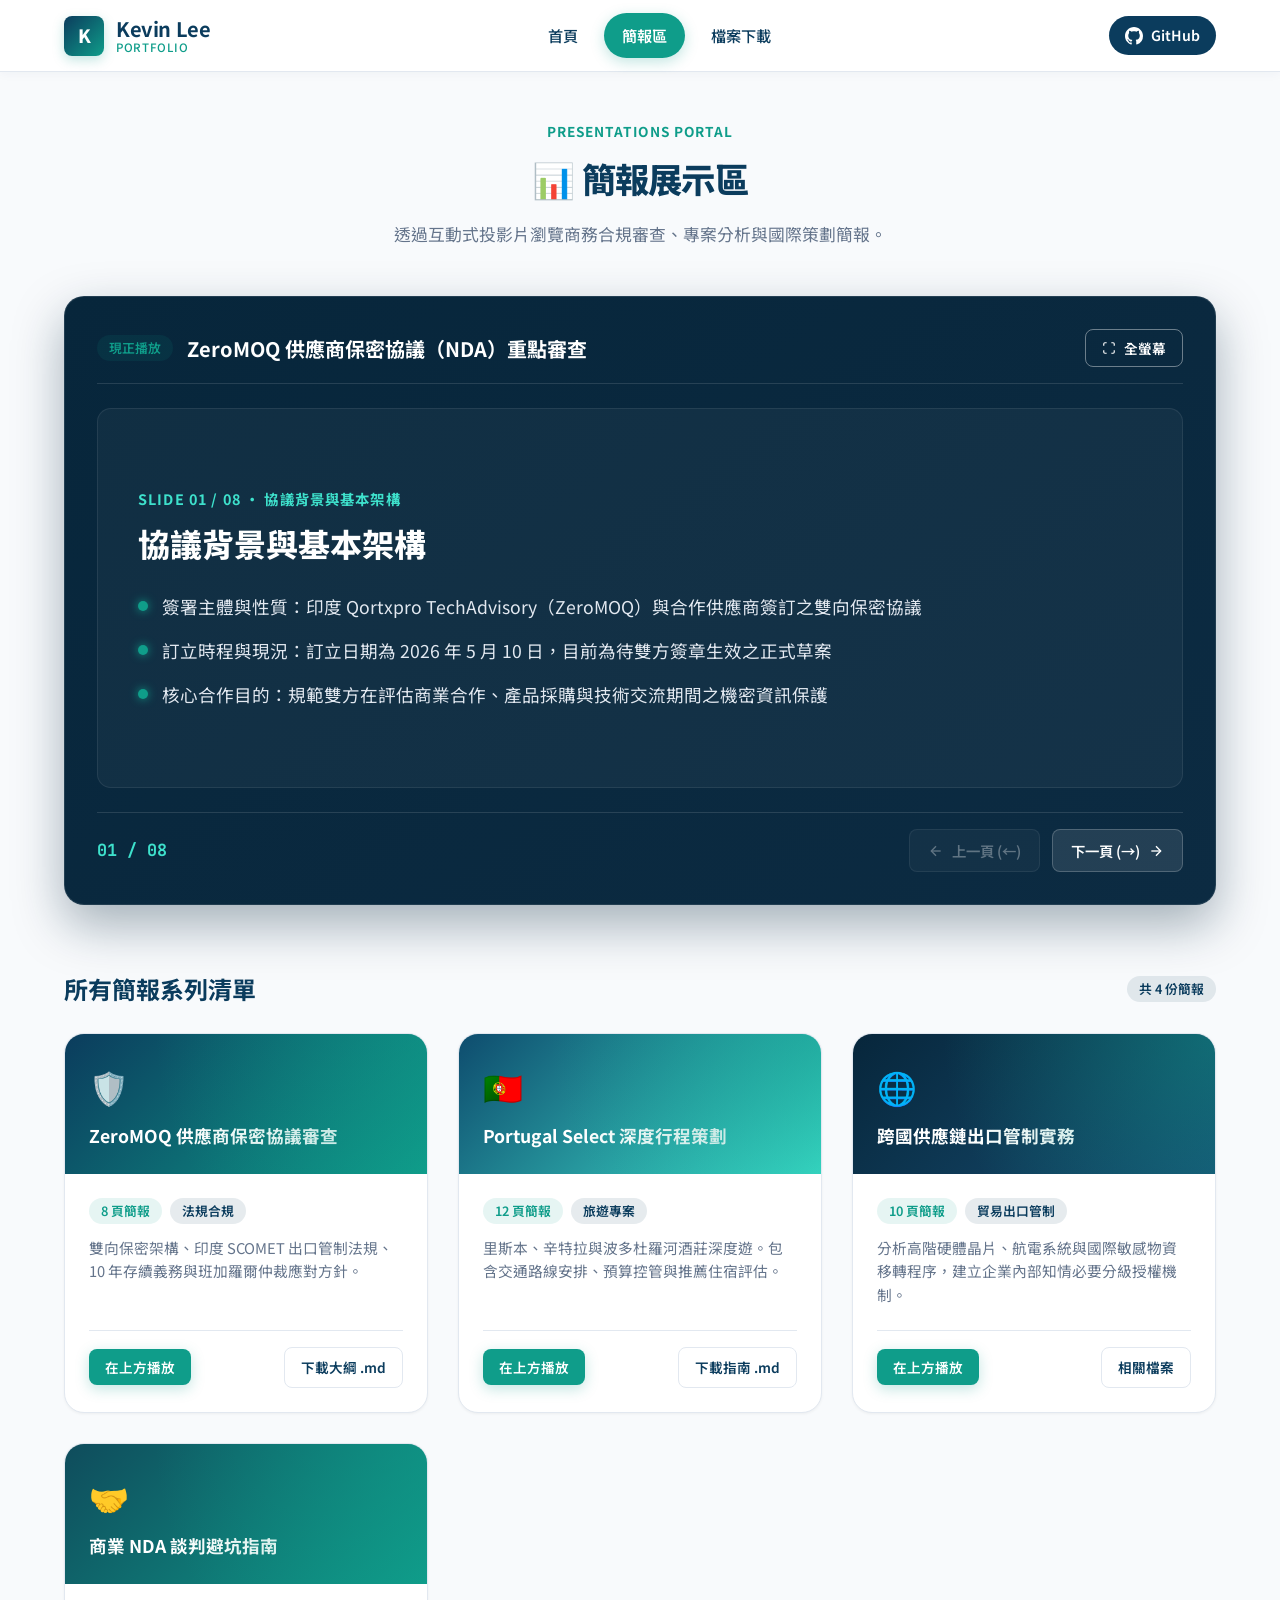
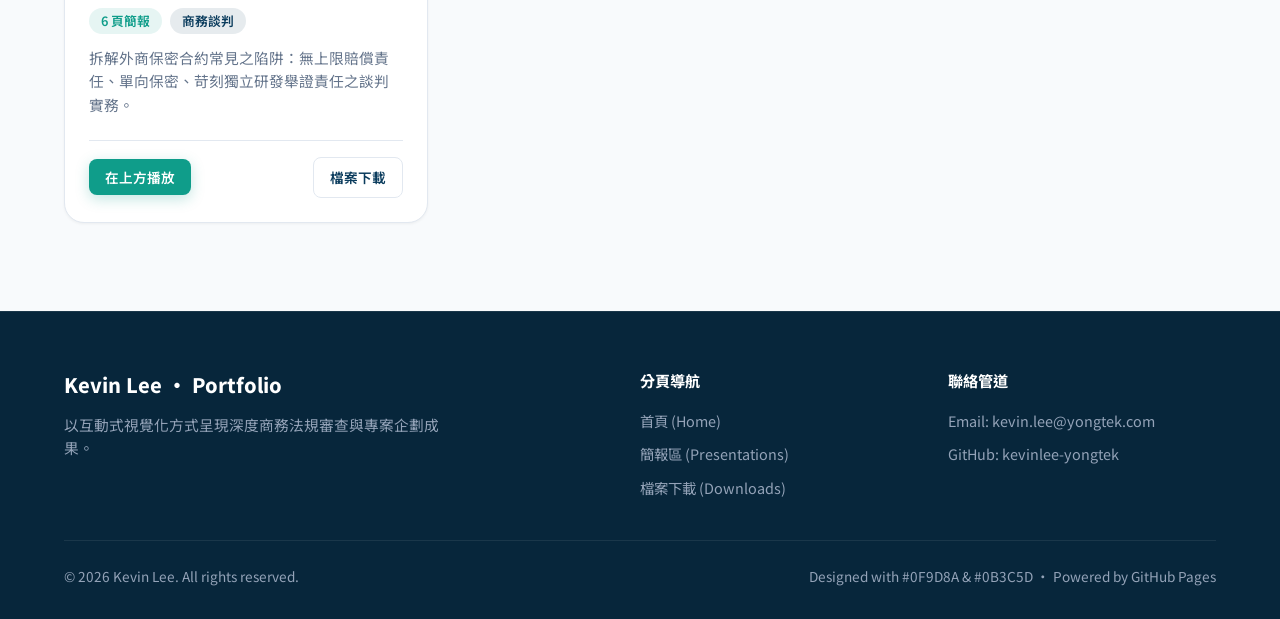
<file: slides.html>
<!DOCTYPE html>
<html lang="zh-Hant">
<head>
  <meta charset="UTF-8">
  <meta name="viewport" content="width=device-width, initial-scale=1.0">
  <title>Kevin Lee | 簡報區 - 商業與技術簡報</title>
  <meta name="description" content="Kevin Lee 的個人簡報中心。線上互動式簡報、法務合規審查與專案企劃簡報展示。">
  <link rel="stylesheet" href="style.css">
</head>
<body>

  <!-- 共用導覽列 (Navbar) -->
  <header class="navbar">
    <div class="container nav-container">
      <a href="index.html" class="nav-brand">
        <div class="brand-icon">K</div>
        <div class="brand-meta">
          <span class="brand-title">Kevin Lee</span>
          <span class="brand-subtitle">Portfolio</span>
        </div>
      </a>

      <!-- 導覽分頁項目 -->
      <ul class="nav-links" id="navLinks">
        <li><a href="index.html" class="nav-link">首頁</a></li>
        <li><a href="slides.html" class="nav-link active">簡報區</a></li>
        <li><a href="files.html" class="nav-link">檔案下載</a></li>
      </ul>

      <div class="nav-actions">
        <a href="https://github.com/kevinlee-yongtek" target="_blank" rel="noopener" class="btn-github">
          <svg width="18" height="18" viewBox="0 0 24 24" fill="currentColor">
            <path d="M12 0C5.37 0 0 5.37 0 12c0 5.31 3.435 9.795 8.205 11.385.6.105.825-.255.825-.57 0-.285-.015-1.23-.015-2.235-3.015.555-3.795-.735-4.035-1.41-.135-.345-.72-1.41-1.23-1.695-.42-.225-1.02-.78-.015-.795.945-.015 1.62.87 1.845 1.23 1.08 1.815 2.805 1.305 3.495.99.105-.78.42-1.305.765-1.605-2.67-.3-5.46-1.335-5.46-5.925 0-1.305.465-2.385 1.23-3.225-.12-.3-.54-1.53.12-3.18 0 0 1.005-.315 3.3 1.23.96-.27 1.98-.405 3-.405s2.04.135 3 .405c2.295-1.56 3.3-1.23 3.3-1.23.66 1.65.24 2.88.12 3.18.765.84 1.23 1.905 1.23 3.225 0 4.605-2.805 5.625-5.475 5.925.435.375.81 1.095.81 2.22 0 1.605-.015 2.895-.015 3.3 0 .315.225.69.825.57A12.02 12.02 0 0024 12c0-6.63-5.37-12-12-12z"/>
          </svg>
          GitHub
        </a>
      </div>

      <button class="menu-toggle" id="menuToggle" aria-label="切換選單">
        <svg width="24" height="24" viewBox="0 0 24 24" fill="none" stroke="currentColor" stroke-width="2">
          <line x1="3" y1="12" x2="21" y2="12"></line>
          <line x1="3" y1="6" x2="21" y2="6"></line>
          <line x1="3" y1="18" x2="21" y2="18"></line>
        </svg>
      </button>
    </div>
  </header>

  <!-- 簡報頁面主要內容 -->
  <main class="slides-page">
    <div class="container">
      <div class="section-header">
        <div class="section-subtitle">Presentations Portal</div>
        <h1 class="section-title">📊 簡報展示區</h1>
        <p class="section-desc">透過互動式投影片瀏覽商務合規審查、專案分析與國際策劃簡報。</p>
      </div>

      <!-- 線上互動簡報播放器 -->
      <section class="slide-deck-wrapper" id="deckContainer">
        <div class="deck-topbar">
          <div class="deck-title-area">
            <span class="badge badge-primary">現正播放</span>
            <div class="deck-title-text" id="deckMetaTitle">ZeroMOQ 供應商保密協議（NDA）重點審查</div>
          </div>
          <div style="display: flex; gap: 8px;">
            <button class="btn btn-outline-white btn-sm" id="fullscreenBtn" title="全螢幕">
              <svg width="14" height="14" viewBox="0 0 24 24" fill="none" stroke="currentColor" stroke-width="2">
                <path d="M8 3H5a2 2 0 0 0-2 2v3m18 0V5a2 2 0 0 0-2-2h-3m0 18h3a2 2 0 0 0 2-2v-3M3 16v3a2 2 0 0 0 2 2h3"></path>
              </svg>
              全螢幕
            </button>
          </div>
        </div>

        <!-- 投影片舞台 -->
        <div class="deck-stage" id="deckStage">
          <div class="slide-num-tag" id="slideTag">SLIDE 01 / 08 · 背景與架構</div>
          <h2 class="slide-heading" id="slideTitle">協議背景與基本架構</h2>
          <div class="slide-points" id="slidePoints">
            <!-- 動態填入 -->
          </div>
        </div>

        <!-- 播放控制列 -->
        <div class="deck-controls">
          <div class="deck-counter">
            <span id="currentSlideNum">01</span> / <span id="totalSlideNum">08</span>
          </div>
          <div class="deck-btns">
            <button class="deck-btn" id="prevSlideBtn" disabled>
              <svg width="16" height="16" viewBox="0 0 24 24" fill="none" stroke="currentColor" stroke-width="2">
                <line x1="19" y1="12" x2="5" y2="12"></line>
                <polyline points="12 19 5 12 12 5"></polyline>
              </svg>
              上一頁 (←)
            </button>
            <button class="deck-btn" id="nextSlideBtn">
              下一頁 (→)
              <svg width="16" height="16" viewBox="0 0 24 24" fill="none" stroke="currentColor" stroke-width="2">
                <line x1="5" y1="12" x2="19" y2="12"></line>
                <polyline points="12 5 19 12 12 19"></polyline>
              </svg>
            </button>
          </div>
        </div>
      </section>

      <!-- 所有簡報列表 (Grid of all presentations) -->
      <section>
        <div style="margin-bottom: 24px; display: flex; align-items: center; justify-content: space-between;">
          <h2 style="color: var(--secondary); font-size: 1.5rem; font-weight: 700;">所有簡報系列清單</h2>
          <span class="badge badge-secondary">共 4 份簡報</span>
        </div>

        <div class="pinned-grid">
          <!-- 簡報 1 -->
          <div class="project-card">
            <div class="project-banner" style="height: 140px; background: linear-gradient(135deg, var(--secondary) 0%, var(--primary) 100%);">
              <div class="project-banner-icon" style="font-size: 2rem;">🛡️</div>
              <h3 style="font-size: 1.1rem;">ZeroMOQ 供應商保密協議審查</h3>
            </div>
            <div class="project-body">
              <div class="project-tags">
                <span class="badge badge-primary">8 頁簡報</span>
                <span class="badge badge-secondary">法規合規</span>
              </div>
              <p class="project-desc">
                雙向保密架構、印度 SCOMET 出口管制法規、10 年存續義務與班加羅爾仲裁應對方針。
              </p>
              <div class="project-footer">
                <button class="btn btn-primary btn-sm" onclick="loadPresentation(0)">
                  在上方播放
                </button>
                <a href="files/ZeroMOQ-NDA-Slides-Outline.md" download class="btn btn-outline btn-sm">
                  下載大綱 .md
                </a>
              </div>
            </div>
          </div>

          <!-- 簡報 2 -->
          <div class="project-card">
            <div class="project-banner" style="height: 140px; background: linear-gradient(135deg, #0e4c6e 0%, #3ee1cc 100%);">
              <div class="project-banner-icon" style="font-size: 2rem;">🇵🇹</div>
              <h3 style="font-size: 1.1rem;">Portugal Select 深度行程策劃</h3>
            </div>
            <div class="project-body">
              <div class="project-tags">
                <span class="badge badge-primary">12 頁簡報</span>
                <span class="badge badge-secondary">旅遊專案</span>
              </div>
              <p class="project-desc">
                里斯本、辛特拉與波多杜羅河酒莊深度遊。包含交通路線安排、預算控管與推薦住宿評估。
              </p>
              <div class="project-footer">
                <button class="btn btn-primary btn-sm" onclick="loadPresentation(1)">
                  在上方播放
                </button>
                <a href="files/Portugal-Travel-Guide.md" download class="btn btn-outline btn-sm">
                  下載指南 .md
                </a>
              </div>
            </div>
          </div>

          <!-- 簡報 3 -->
          <div class="project-card">
            <div class="project-banner" style="height: 140px; background: linear-gradient(135deg, #07263b 0%, #164e72 100%);">
              <div class="project-banner-icon" style="font-size: 2rem;">🌐</div>
              <h3 style="font-size: 1.1rem;">跨國供應鏈出口管制實務</h3>
            </div>
            <div class="project-body">
              <div class="project-tags">
                <span class="badge badge-primary">10 頁簡報</span>
                <span class="badge badge-secondary">貿易出口管制</span>
              </div>
              <p class="project-desc">
                分析高階硬體晶片、航電系統與國際敏感物資移轉程序，建立企業內部知情必要分級授權機制。
              </p>
              <div class="project-footer">
                <button class="btn btn-primary btn-sm" onclick="loadPresentation(2)">
                  在上方播放
                </button>
                <a href="files.html" class="btn btn-outline btn-sm">
                  相關檔案
                </a>
              </div>
            </div>
          </div>

          <!-- 簡報 4 -->
          <div class="project-card">
            <div class="project-banner" style="height: 140px; background: linear-gradient(135deg, #0f4c5c 0%, #0F9D8A 100%);">
              <div class="project-banner-icon" style="font-size: 2rem;">🤝</div>
              <h3 style="font-size: 1.1rem;">商業 NDA 談判避坑指南</h3>
            </div>
            <div class="project-body">
              <div class="project-tags">
                <span class="badge badge-primary">6 頁簡報</span>
                <span class="badge badge-secondary">商務談判</span>
              </div>
              <p class="project-desc">
                拆解外商保密合約常見之陷阱：無上限賠償責任、單向保密、苛刻獨立研發舉證責任之談判實務。
              </p>
              <div class="project-footer">
                <button class="btn btn-primary btn-sm" onclick="loadPresentation(3)">
                  在上方播放
                </button>
                <a href="files.html" class="btn btn-outline btn-sm">
                  檔案下載
                </a>
              </div>
            </div>
          </div>
        </div>
      </section>
    </div>
  </main>

  <!-- 共用頁尾 -->
  <footer class="footer">
    <div class="container">
      <div class="footer-grid">
        <div class="footer-brand">
          <div class="footer-brand-title">Kevin Lee · Portfolio</div>
          <p class="footer-brand-desc">
            以互動式視覺化方式呈現深度商務法規審查與專案企劃成果。
          </p>
        </div>
        <div>
          <h4 class="footer-col-title">分頁導航</h4>
          <ul class="footer-links">
            <li><a href="index.html">首頁 (Home)</a></li>
            <li><a href="slides.html">簡報區 (Presentations)</a></li>
            <li><a href="files.html">檔案下載 (Downloads)</a></li>
          </ul>
        </div>
        <div>
          <h4 class="footer-col-title">聯絡管道</h4>
          <ul class="footer-links">
            <li>Email: <a href="mailto:kevin.lee@yongtek.com">kevin.lee@yongtek.com</a></li>
            <li>GitHub: <a href="https://github.com/kevinlee-yongtek" target="_blank" rel="noopener">kevinlee-yongtek</a></li>
          </ul>
        </div>
      </div>
      <div class="footer-bottom">
        <div>© 2026 Kevin Lee. All rights reserved.</div>
        <div>Designed with #0F9D8A & #0B3C5D · Powered by GitHub Pages</div>
      </div>
    </div>
  </footer>

  <script>
    // 行動版漢堡選單切換
    const menuToggle = document.getElementById('menuToggle');
    const navLinks = document.getElementById('navLinks');
    if (menuToggle && navLinks) {
      menuToggle.addEventListener('click', () => {
        navLinks.classList.toggle('active');
      });
    }

    // 簡報資料庫
    const presentations = [
      {
        title: "ZeroMOQ 供應商保密協議（NDA）重點審查",
        slides: [
          {
            tag: "SLIDE 01 / 08 · 協議背景與基本架構",
            title: "協議背景與基本架構",
            points: [
              "簽署主體與性質：印度 Qortxpro TechAdvisory（ZeroMOQ）與合作供應商簽訂之雙向保密協議",
              "訂立時程與現況：訂立日期為 2026 年 5 月 10 日，目前為待雙方簽章生效之正式草案",
              "核心合作目的：規範雙方在評估商業合作、產品採購與技術交流期間之機密資訊保護"
            ]
          },
          {
            tag: "SLIDE 02 / 08 · 機密資訊界定",
            title: "機密資訊範疇與界定原則",
            points: [
              "涵蓋形式多元：包含口頭、書面、電子圖形、軟體原始碼、演算法、製程及商業報價數據",
              "自動保護機制：無論交付時是否特別加註「機密（Confidential）」字樣，皆一律納入保護",
              "溝通動態保密：雙方潛在合作洽談、交易進展、會議記錄及衍生研究報告均屬機密範疇"
            ]
          },
          {
            tag: "SLIDE 03 / 08 · 國防合規專章",
            title: "國防與航太特殊合規專章",
            points: [
              "受控技術領域：嚴格涵蓋武器系統介面、航電系統（Avionics）、通訊及戰略國防系統",
              "印度法規合規：全面遵循印度特種化學品、生物、材料與技術（SCOMET）出口管制清單",
              "人員傳輸禁令：未經官方許可授權，嚴禁向任何外國公民（Foreign nationals）或境外實體提供存取權"
            ]
          },
          {
            tag: "SLIDE 04 / 08 · 保密義務與禁令",
            title: "接收方保密義務與技術禁令",
            points: [
              "嚴格目的限制：資訊僅限於評估商業合作使用，落實知情必要（Need-to-Know）分級原則",
              "反向工程禁令：明文嚴格禁止複製、反編譯（Decompile）、拆解或進行逆向工程",
              "資安通報責任：一旦發現機密洩漏、誤用或遭遇網路資安事故（Cyber incident），須立即通知並配合補救"
            ]
          },
          {
            tag: "SLIDE 05 / 08 · 智財與保密例外",
            title: "智慧財產權歸屬與保密例外",
            points: [
              "零智財讓與：資訊揭露絕不構成專利、著作權、商標或技術製造權之授權或轉讓",
              "法定除外情事：已公開領域、揭露前已知或自合法第三方取得者，免受保密條款限制",
              "客觀獨立研發：主張未侵權者，需備妥完整書面紀錄證明未參考或接觸揭露方之機密資料"
            ]
          },
          {
            tag: "SLIDE 06 / 08 · 合約效期與存續",
            title: "合約效期與超長存續條款",
            points: [
              "主約有效年限：協議自生效日起有效期間為 5 年，任一方得提前 30 天以書面通知終止",
              "五年存續效力：合約終止或屆滿後，保密與國防出口合規義務繼續強制存續生效 5 年",
              "累計十年責任：供應商團隊實質需承擔累計最長達 10 年之長期資料保管與法規追蹤"
            ]
          },
          {
            tag: "SLIDE 07 / 08 · 救濟與爭議管轄",
            title: "違約救濟與跨境爭議管轄",
            points: [
              "禁制令與假處分：雙方確認違約將產生不可回復之損害，揭露方有權聲請即時禁制令",
              "損失與費用求償：違約方需全額賠償直接損失、衍生責任及合理之律師訴訟費用",
              "印度專屬管轄：以印度法律為準據法，專屬仲裁與訴訟管轄地位於印度班加羅爾（Bangalore）"
            ]
          },
          {
            tag: "SLIDE 08 / 08 · 簽約審查與建議",
            title: "供應商簽約審查與因應建議",
            points: [
              "團隊存取控管：若內部有跨國研發人員，應針對 SCOMET 國防受控技術建立權限隔離",
              "跨境爭議成本：評估若於印度班加羅爾進行仲裁與訴訟，可能產生之跨國法律維權成本",
              "文件銷毀與存檔：確認乙方公司法人抬頭無誤，並建立長期專案文件追蹤與銷毀機制"
            ]
          }
        ]
      },
      {
        title: "Portugal Select 深度行程策劃簡報",
        slides: [
          {
            tag: "SLIDE 01 / 03 · 里斯本核心亮點",
            title: "里斯本：歷史古韻與現代漫步",
            points: [
              "文化地標巡禮：熱羅尼莫斯修道院、貝倫塔、發現者紀念碑與正宗百年蛋撻創始店",
              "老城交通特色：28 號黃色路面電車穿梭阿爾法瑪老城區，俯瞰特茹河迷人景致",
              "夜生活與餐飲：夜間走入傳統酒館聆聽法朵 (Fado) 哀愁歌聲，品嚐海鮮銅鍋料理"
            ]
          },
          {
            tag: "SLIDE 02 / 03 · 辛特拉童話秘境",
            title: "辛特拉與歐陸最西端羅卡角",
            points: [
              "佩納宮 (Pena Palace)：19 世紀浪漫主義色彩斑斕宮殿與幽深森林花園",
              "摩爾人城堡 (Castelo dos Mouros)：矗立山巔俯瞰辛特拉山脈全景與大西洋",
              "羅卡角 (Cabo da Roca)：「陸止於此，海始於斯」，歐陸最西端的日落絕景"
            ]
          },
          {
            tag: "SLIDE 03 / 03 · 波多酒香與文化",
            title: "波多杜羅河畔與世界級酒莊",
            points: [
              "路易一世大橋：雙層鐵橋橫跨杜羅河，連通波多市區與加亞新城酒莊區",
              "藍白磁磚工藝：聖本篤火車站兩萬片 Azulejo 手繪磁磚重現葡萄牙歷史風華",
              "波特酒巡禮：走訪世紀歷史酒窖，品飲陳年紅寶石與茶色波特酒甘美風味"
            ]
          }
        ]
      },
      {
        title: "跨國供應鏈出口管制實務簡報",
        slides: [
          {
            tag: "SLIDE 01 / 02 · 出口管制架構",
            title: "國際出口管制與軍民兩用物資",
            points: [
              "多邊管制體系：瓦聖納協定、飛彈技術管制制度 (MTCR) 與各國出口管制法",
              "知情必要原則：建立研發團隊、協力廠商與海外夥伴之受控技術傳輸審批程序",
              "違規嚴重後果：民事罰鍰、刑事責任與全球出口授權撤銷之重大營運風險"
            ]
          },
          {
            tag: "SLIDE 02 / 02 · 企業內部防護",
            title: "企業內部合規與審查流程建立",
            points: [
              "物資清單分級：針對高頻寬晶片、航電介面與加密演算法建立內部 ECCN / SCOMET 標記",
              "客戶端身分審查 (KYC)：實施最終使用者與最終用途聲明 (End-User Statement) 驗證",
              "數位足跡留存：簽約談判動態、技術揭露清單與伺服器存取紀錄強制封存保管"
            ]
          }
        ]
      },
      {
        title: "商業 NDA 談判避坑指南",
        slides: [
          {
            tag: "SLIDE 01 / 02 · 核心陷阱剖析",
            title: "跨國保密合約五大高風險條款",
            points: [
              "單向 vs. 雙向保密失衡：乙方承擔嚴格義務，甲方卻免除對等保密拘束",
              "無期限或超長存續責任：注意合約終止後持續 5 年以上甚至永久之存續陷阱",
              "苛刻的獨立研發舉證責任：未明確約定客觀書面舉證標準，極易陷入侵權指控"
            ]
          },
          {
            tag: "SLIDE 02 / 02 · 談判修改建議",
            title: "實用談判防禦與修改策略",
            points: [
              "堅持改為雙向對等：凡涉及技術交流，一律爭取互為揭露方與接收方之同等權利",
              "縮短存續期至 2~3 年：符合一般商務談判慣例，避免無窮盡之歷史保管責任",
              "爭取中立管轄地：盡量約定中立第三國仲裁（如新加坡 SIAC 或香港 HKIAC）"
            ]
          }
        ]
      }
    ];

    let currentDeckIdx = 0;
    let currentSlideIdx = 0;

    const deckStage = document.getElementById('deckStage');
    const deckMetaTitle = document.getElementById('deckMetaTitle');
    const slideTag = document.getElementById('slideTag');
    const slideTitle = document.getElementById('slideTitle');
    const slidePoints = document.getElementById('slidePoints');
    const currentSlideNum = document.getElementById('currentSlideNum');
    const totalSlideNum = document.getElementById('totalSlideNum');
    const prevSlideBtn = document.getElementById('prevSlideBtn');
    const nextSlideBtn = document.getElementById('nextSlideBtn');

    function renderSlide() {
      const currentDeck = presentations[currentDeckIdx];
      const slide = currentDeck.slides[currentSlideIdx];

      deckMetaTitle.textContent = currentDeck.title;
      slideTag.textContent = slide.tag;
      slideTitle.textContent = slide.title;

      slidePoints.innerHTML = '';
      slide.points.forEach(pt => {
        const div = document.createElement('div');
        div.className = 'slide-point';
        div.innerHTML = `<span class="point-dot"></span><span>${pt}</span>`;
        slidePoints.appendChild(div);
      });

      const pad = (n) => String(n).padStart(2, '0');
      currentSlideNum.textContent = pad(currentSlideIdx + 1);
      totalSlideNum.textContent = pad(currentDeck.slides.length);

      prevSlideBtn.disabled = (currentSlideIdx === 0);
      nextSlideBtn.disabled = (currentSlideIdx === currentDeck.slides.length - 1);
    }

    function prevSlide() {
      if (currentSlideIdx > 0) {
        currentSlideIdx--;
        renderSlide();
      }
    }

    function nextSlide() {
      const currentDeck = presentations[currentDeckIdx];
      if (currentSlideIdx < currentDeck.slides.length - 1) {
        currentSlideIdx++;
        renderSlide();
      }
    }

    function loadPresentation(index) {
      if (index >= 0 && index < presentations.length) {
        currentDeckIdx = index;
        currentSlideIdx = 0;
        renderSlide();
        document.getElementById('deckContainer').scrollIntoView({ behavior: 'smooth' });
      }
    }

    prevSlideBtn.addEventListener('click', prevSlide);
    nextSlideBtn.addEventListener('click', nextSlide);

    // 鍵盤左右鍵快捷播放
    document.addEventListener('keydown', (e) => {
      if (e.key === 'ArrowRight' || e.key === ' ') {
        nextSlide();
      } else if (e.key === 'ArrowLeft') {
        prevSlide();
      }
    });

    // 全螢幕切換
    document.getElementById('fullscreenBtn').addEventListener('click', () => {
      const container = document.getElementById('deckContainer');
      if (!document.fullscreenElement) {
        container.requestFullscreen().catch(err => alert(err.message));
      } else {
        document.exitFullscreen();
      }
    });

    // 初始化渲染
    renderSlide();
  </script>
</body>
</html>
</file>
<file: style.css>
/* ==========================================================================
   Kevin Lee 個人網站 - 全域樣式表 (style.css)
   主色調：#0F9D8A（翡翠綠） | 輔色調：#0B3C5D（深海藍）
   字體：Noto Sans TC
   ========================================================================== */

@import url('https://fonts.googleapis.com/css2?family=Noto+Sans+TC:wght@300;400;500;600;700;800&family=JetBrains+Mono:wght@400;500&display=swap');

:root {
  --primary: #0F9D8A;
  --primary-hover: #0d8474;
  --primary-light: rgba(15, 157, 138, 0.1);
  --primary-glow: rgba(15, 157, 138, 0.25);
  
  --secondary: #0B3C5D;
  --secondary-dark: #07263b;
  --secondary-light: #134e75;
  --secondary-tint: rgba(11, 60, 93, 0.05);

  --text-main: #0f172a;
  --text-muted: #64748b;
  --text-light: #94a3b8;
  --text-white: #ffffff;

  --bg-page: #f8fafc;
  --bg-card: #ffffff;
  --bg-subtle: #f1f5f9;
  --border: #e2e8f0;
  --border-focus: #0F9D8A;

  --shadow-sm: 0 1px 3px rgba(0, 0, 0, 0.05);
  --shadow-md: 0 8px 24px -4px rgba(11, 60, 93, 0.08);
  --shadow-lg: 0 16px 36px -6px rgba(11, 60, 93, 0.14);
  --shadow-hover: 0 20px 40px -8px rgba(15, 157, 138, 0.18);

  --radius-sm: 8px;
  --radius-md: 14px;
  --radius-lg: 20px;
  --radius-full: 9999px;

  --font-sans: 'Noto Sans TC', -apple-system, BlinkMacSystemFont, "Segoe UI", Roboto, sans-serif;
  --font-mono: 'JetBrains Mono', Consolas, monospace;

  --nav-height: 72px;
  --transition: all 0.25s cubic-bezier(0.4, 0, 0.2, 1);
}

/* 重置與基本設定 */
*, *::before, *::after {
  box-sizing: border-box;
  margin: 0;
  padding: 0;
}

html {
  scroll-behavior: smooth;
  font-size: 16px;
}

body {
  font-family: var(--font-sans);
  background-color: var(--bg-page);
  color: var(--text-main);
  line-height: 1.65;
  -webkit-font-smoothing: antialiased;
  min-height: 100vh;
  display: flex;
  flex-direction: column;
}

a {
  color: inherit;
  text-decoration: none;
  transition: var(--transition);
}

img {
  max-width: 100%;
  height: auto;
  display: block;
}

button {
  font-family: inherit;
  cursor: pointer;
  border: none;
  outline: none;
}

.container {
  width: 100%;
  max-width: 1200px;
  margin: 0 auto;
  padding: 0 24px;
}

/* ==========================================================================
   共用導覽列 (Navbar)
   ========================================================================== */
.navbar {
  position: sticky;
  top: 0;
  z-index: 1000;
  height: var(--nav-height);
  background: rgba(255, 255, 255, 0.94);
  backdrop-filter: blur(14px);
  -webkit-backdrop-filter: blur(14px);
  border-bottom: 1px solid var(--border);
  box-shadow: 0 2px 10px rgba(11, 60, 93, 0.04);
  transition: var(--transition);
}

.nav-container {
  display: flex;
  align-items: center;
  justify-content: space-between;
  height: 100%;
}

.nav-brand {
  display: flex;
  align-items: center;
  gap: 12px;
  font-weight: 700;
  font-size: 1.25rem;
  color: var(--secondary);
}

.brand-icon {
  width: 40px;
  height: 40px;
  border-radius: var(--radius-sm);
  background: linear-gradient(135deg, var(--secondary) 0%, var(--primary) 100%);
  color: #fff;
  display: flex;
  align-items: center;
  justify-content: center;
  font-weight: 800;
  font-size: 1.15rem;
  box-shadow: 0 4px 12px var(--primary-glow);
}

.brand-meta {
  display: flex;
  flex-direction: column;
  line-height: 1.2;
}

.brand-title {
  color: var(--secondary);
  letter-spacing: -0.02em;
}

.brand-subtitle {
  font-size: 0.72rem;
  color: var(--primary);
  font-weight: 500;
  letter-spacing: 0.06em;
  text-transform: uppercase;
}

.nav-links {
  display: flex;
  align-items: center;
  gap: 8px;
  list-style: none;
}

.nav-link {
  display: flex;
  align-items: center;
  gap: 8px;
  padding: 10px 18px;
  border-radius: var(--radius-full);
  font-size: 0.95rem;
  font-weight: 500;
  color: var(--secondary);
  transition: var(--transition);
}

.nav-link:hover {
  background-color: var(--secondary-tint);
  color: var(--primary);
}

.nav-link.active {
  background-color: var(--primary);
  color: #ffffff !important;
  font-weight: 600;
  box-shadow: 0 4px 14px var(--primary-glow);
}

.nav-actions {
  display: flex;
  align-items: center;
  gap: 12px;
}

.btn-github {
  display: inline-flex;
  align-items: center;
  gap: 8px;
  padding: 8px 16px;
  border-radius: var(--radius-full);
  font-size: 0.88rem;
  font-weight: 600;
  background-color: var(--secondary);
  color: #fff;
  transition: var(--transition);
}

.btn-github:hover {
  background-color: var(--secondary-dark);
  transform: translateY(-1px);
  box-shadow: 0 4px 12px rgba(11, 60, 93, 0.25);
}

.menu-toggle {
  display: none;
  background: transparent;
  border: none;
  cursor: pointer;
  padding: 8px;
  color: var(--secondary);
}

/* ==========================================================================
   通用元件 (Buttons, Badges, Cards, Section Headers)
   ========================================================================== */
.badge {
  display: inline-flex;
  align-items: center;
  gap: 6px;
  padding: 4px 12px;
  border-radius: var(--radius-full);
  font-size: 0.8rem;
  font-weight: 600;
  line-height: 1.4;
}

.badge-primary {
  background-color: var(--primary-light);
  color: var(--primary);
}

.badge-secondary {
  background-color: rgba(11, 60, 93, 0.1);
  color: var(--secondary);
}

.badge-light {
  background-color: rgba(255, 255, 255, 0.18);
  color: #ffffff;
  backdrop-filter: blur(8px);
}

.btn {
  display: inline-flex;
  align-items: center;
  justify-content: center;
  gap: 8px;
  padding: 12px 24px;
  border-radius: var(--radius-md);
  font-size: 0.95rem;
  font-weight: 600;
  transition: var(--transition);
  text-align: center;
  white-space: nowrap;
}

.btn-primary {
  background-color: var(--primary);
  color: #ffffff;
  box-shadow: 0 4px 14px var(--primary-glow);
}

.btn-primary:hover {
  background-color: var(--primary-hover);
  transform: translateY(-2px);
  box-shadow: 0 8px 20px var(--primary-glow);
}

.btn-secondary {
  background-color: var(--secondary);
  color: #ffffff;
}

.btn-secondary:hover {
  background-color: var(--secondary-dark);
  transform: translateY(-2px);
  box-shadow: 0 8px 20px rgba(11, 60, 93, 0.25);
}

.btn-outline {
  border: 1.5px solid var(--border);
  background-color: #fff;
  color: var(--secondary);
}

.btn-outline:hover {
  border-color: var(--primary);
  color: var(--primary);
  background-color: var(--primary-light);
  transform: translateY(-2px);
}

.btn-outline-white {
  border: 1.5px solid rgba(255, 255, 255, 0.4);
  background-color: transparent;
  color: #ffffff;
}

.btn-outline-white:hover {
  border-color: #ffffff;
  background-color: rgba(255, 255, 255, 0.1);
  transform: translateY(-2px);
}

.btn-sm {
  padding: 8px 16px;
  font-size: 0.85rem;
  border-radius: var(--radius-sm);
}

/* 區塊標題 */
.section-header {
  text-align: center;
  max-width: 680px;
  margin: 0 auto 48px auto;
}

.section-subtitle {
  color: var(--primary);
  font-weight: 700;
  font-size: 0.85rem;
  letter-spacing: 0.08em;
  text-transform: uppercase;
  margin-bottom: 8px;
}

.section-title {
  color: var(--secondary);
  font-size: 2.15rem;
  font-weight: 800;
  letter-spacing: -0.02em;
  margin-bottom: 14px;
}

.section-desc {
  color: var(--text-muted);
  font-size: 1.05rem;
  line-height: 1.6;
}

/* ==========================================================================
   首頁 (Hero & Sections)
   ========================================================================== */
.hero {
  position: relative;
  background: linear-gradient(135deg, var(--secondary-dark) 0%, var(--secondary) 65%, #0e4c6e 100%);
  color: #ffffff;
  padding: 96px 0 108px 0;
  overflow: hidden;
}

.hero::before {
  content: '';
  position: absolute;
  top: -20%;
  right: -10%;
  width: 600px;
  height: 600px;
  border-radius: 50%;
  background: radial-gradient(circle, rgba(15, 157, 138, 0.35) 0%, transparent 70%);
  filter: blur(60px);
  pointer-events: none;
}

.hero::after {
  content: '';
  position: absolute;
  bottom: -15%;
  left: 5%;
  width: 450px;
  height: 450px;
  border-radius: 50%;
  background: radial-gradient(circle, rgba(11, 60, 93, 0.6) 0%, transparent 70%);
  filter: blur(50px);
  pointer-events: none;
}

.hero-content {
  position: relative;
  z-index: 2;
  max-width: 820px;
}

.hero-badge {
  margin-bottom: 24px;
}

.hero-title {
  font-size: 3.25rem;
  font-weight: 800;
  line-height: 1.2;
  margin-bottom: 20px;
  letter-spacing: -0.02em;
}

.hero-title span {
  color: #3ee1cc;
  background: linear-gradient(120deg, #3ee1cc 0%, #a7f3d0 100%);
  -webkit-background-clip: text;
  -webkit-text-fill-color: transparent;
}

.hero-desc {
  font-size: 1.2rem;
  color: #cbd5e1;
  line-height: 1.7;
  margin-bottom: 36px;
  max-width: 720px;
}

.hero-actions {
  display: flex;
  align-items: center;
  gap: 16px;
  flex-wrap: wrap;
  margin-bottom: 56px;
}

.hero-stats {
  display: grid;
  grid-template-columns: repeat(4, 1fr);
  gap: 20px;
  padding-top: 36px;
  border-top: 1px solid rgba(255, 255, 255, 0.12);
}

.stat-item {
  display: flex;
  flex-direction: column;
}

.stat-num {
  font-size: 2.1rem;
  font-weight: 800;
  color: #3ee1cc;
  font-family: var(--font-mono);
  line-height: 1.1;
  margin-bottom: 4px;
}

.stat-label {
  font-size: 0.85rem;
  color: #94a3b8;
  font-weight: 400;
}

/* 自我介紹 (About Me) */
.about-section {
  padding: 88px 0;
  background-color: var(--bg-page);
}

.about-grid {
  display: grid;
  grid-template-columns: 360px 1fr;
  gap: 48px;
  align-items: start;
}

.profile-card {
  background: var(--bg-card);
  border-radius: var(--radius-lg);
  border: 1px solid var(--border);
  padding: 36px 28px;
  box-shadow: var(--shadow-md);
  text-align: center;
  position: sticky;
  top: 96px;
}

.avatar-wrapper {
  width: 108px;
  height: 108px;
  border-radius: 50%;
  margin: 0 auto 20px auto;
  background: linear-gradient(135deg, var(--secondary) 0%, var(--primary) 100%);
  display: flex;
  align-items: center;
  justify-content: center;
  box-shadow: 0 10px 24px var(--primary-glow);
  color: #fff;
  font-size: 2.5rem;
  font-weight: 800;
  border: 4px solid #fff;
}

.profile-name {
  font-size: 1.5rem;
  font-weight: 800;
  color: var(--secondary);
  margin-bottom: 6px;
}

.profile-role {
  color: var(--primary);
  font-weight: 600;
  font-size: 0.95rem;
  margin-bottom: 18px;
}

.profile-bio {
  color: var(--text-muted);
  font-size: 0.92rem;
  line-height: 1.65;
  margin-bottom: 24px;
  text-align: left;
}

.profile-details {
  border-top: 1px solid var(--border);
  padding-top: 20px;
  text-align: left;
  display: flex;
  flex-direction: column;
  gap: 12px;
  font-size: 0.88rem;
  color: var(--text-muted);
}

.profile-detail-item {
  display: flex;
  align-items: center;
  gap: 10px;
}

.profile-detail-item svg {
  color: var(--primary);
  flex-shrink: 0;
}

.about-content {
  display: flex;
  flex-direction: column;
  gap: 32px;
}

.pillars-grid {
  display: grid;
  grid-template-columns: repeat(2, 1fr);
  gap: 20px;
}

.pillar-card {
  background: var(--bg-card);
  border: 1px solid var(--border);
  border-radius: var(--radius-md);
  padding: 24px;
  transition: var(--transition);
}

.pillar-card:hover {
  border-color: var(--primary);
  box-shadow: var(--shadow-md);
  transform: translateY(-3px);
}

.pillar-icon {
  width: 44px;
  height: 44px;
  border-radius: var(--radius-sm);
  background: var(--primary-light);
  color: var(--primary);
  display: flex;
  align-items: center;
  justify-content: center;
  margin-bottom: 16px;
}

.pillar-title {
  font-size: 1.12rem;
  font-weight: 700;
  color: var(--secondary);
  margin-bottom: 8px;
}

.pillar-desc {
  font-size: 0.92rem;
  color: var(--text-muted);
  line-height: 1.6;
}

.skills-box {
  background: var(--bg-card);
  border: 1px solid var(--border);
  border-radius: var(--radius-md);
  padding: 28px;
}

.skills-title {
  font-size: 1.15rem;
  font-weight: 700;
  color: var(--secondary);
  margin-bottom: 16px;
  display: flex;
  align-items: center;
  gap: 8px;
}

.skills-tags {
  display: flex;
  flex-wrap: wrap;
  gap: 10px;
}

.skill-tag {
  background: var(--bg-subtle);
  border: 1px solid var(--border);
  padding: 6px 14px;
  border-radius: var(--radius-full);
  font-size: 0.88rem;
  color: var(--secondary);
  font-weight: 500;
  transition: var(--transition);
}

.skill-tag:hover {
  background: var(--primary-light);
  border-color: var(--primary);
  color: var(--primary);
  transform: translateY(-1px);
}

/* ==========================================================================
   Pinned 作品專區 (Pinned Works)
   ========================================================================== */
.pinned-section {
  padding: 88px 0;
  background-color: #ffffff;
  border-top: 1px solid var(--border);
}

.pinned-grid {
  display: grid;
  grid-template-columns: repeat(3, 1fr);
  gap: 30px;
}

.project-card {
  background: var(--bg-card);
  border: 1px solid var(--border);
  border-radius: var(--radius-lg);
  overflow: hidden;
  box-shadow: var(--shadow-sm);
  display: flex;
  flex-direction: column;
  transition: var(--transition);
  position: relative;
}

.project-card:hover {
  border-color: var(--primary);
  box-shadow: var(--shadow-hover);
  transform: translateY(-6px);
}

.project-badge-top {
  position: absolute;
  top: 16px;
  right: 16px;
  z-index: 5;
}

.project-banner {
  height: 180px;
  background: linear-gradient(135deg, var(--secondary) 0%, #155d8b 100%);
  padding: 24px;
  display: flex;
  flex-direction: column;
  justify-content: flex-end;
  color: #fff;
  position: relative;
  overflow: hidden;
}

.project-banner::after {
  content: '';
  position: absolute;
  top: 0;
  left: 0;
  right: 0;
  bottom: 0;
  background: radial-gradient(circle at top right, rgba(15, 157, 138, 0.45), transparent 70%);
}

.project-banner-icon {
  font-size: 2.8rem;
  margin-bottom: 8px;
  position: relative;
  z-index: 2;
}

.project-body {
  padding: 24px;
  display: flex;
  flex-direction: column;
  flex-grow: 1;
}

.project-tags {
  display: flex;
  gap: 8px;
  flex-wrap: wrap;
  margin-bottom: 12px;
}

.project-title {
  font-size: 1.25rem;
  font-weight: 700;
  color: var(--secondary);
  margin-bottom: 10px;
  line-height: 1.35;
}

.project-desc {
  font-size: 0.92rem;
  color: var(--text-muted);
  line-height: 1.6;
  margin-bottom: 24px;
  flex-grow: 1;
}

.project-footer {
  border-top: 1px solid var(--border);
  padding-top: 16px;
  display: flex;
  align-items: center;
  justify-content: space-between;
  gap: 12px;
}

/* ==========================================================================
   簡報區 (slides.html)
   ========================================================================== */
.slides-page {
  padding: 48px 0 88px 0;
}

.slide-deck-wrapper {
  background: linear-gradient(145deg, var(--secondary-dark) 0%, #0c2b42 100%);
  border-radius: var(--radius-lg);
  border: 1px solid rgba(255, 255, 255, 0.1);
  padding: 32px;
  color: #ffffff;
  box-shadow: 0 20px 50px rgba(7, 38, 59, 0.35);
  margin-bottom: 64px;
}

.deck-topbar {
  display: flex;
  align-items: center;
  justify-content: space-between;
  margin-bottom: 24px;
  padding-bottom: 16px;
  border-bottom: 1px solid rgba(255, 255, 255, 0.12);
}

.deck-title-area {
  display: flex;
  align-items: center;
  gap: 14px;
}

.deck-title-text {
  font-size: 1.25rem;
  font-weight: 700;
  color: #ffffff;
}

.deck-stage {
  min-height: 380px;
  background: rgba(255, 255, 255, 0.04);
  border: 1px solid rgba(255, 255, 255, 0.08);
  border-radius: var(--radius-md);
  padding: 40px;
  display: flex;
  flex-direction: column;
  justify-content: center;
  position: relative;
  transition: opacity 0.25s ease;
}

.slide-num-tag {
  color: #3ee1cc;
  font-weight: 700;
  font-size: 0.9rem;
  letter-spacing: 0.08em;
  margin-bottom: 12px;
}

.slide-heading {
  font-size: 2rem;
  font-weight: 800;
  color: #ffffff;
  margin-bottom: 28px;
  line-height: 1.3;
}

.slide-points {
  display: flex;
  flex-direction: column;
  gap: 16px;
}

.slide-point {
  display: flex;
  align-items: flex-start;
  gap: 14px;
  font-size: 1.1rem;
  line-height: 1.6;
  color: #e2e8f0;
}

.point-dot {
  width: 10px;
  height: 10px;
  border-radius: 50%;
  background: var(--primary);
  margin-top: 8px;
  flex-shrink: 0;
  box-shadow: 0 0 10px var(--primary);
}

.deck-controls {
  display: flex;
  align-items: center;
  justify-content: space-between;
  margin-top: 24px;
  padding-top: 16px;
  border-top: 1px solid rgba(255, 255, 255, 0.12);
}

.deck-counter {
  font-family: var(--font-mono);
  font-size: 1.05rem;
  color: #3ee1cc;
  font-weight: 700;
}

.deck-btns {
  display: flex;
  align-items: center;
  gap: 12px;
}

.deck-btn {
  background: rgba(255, 255, 255, 0.1);
  color: #ffffff;
  border: 1px solid rgba(255, 255, 255, 0.2);
  border-radius: var(--radius-sm);
  padding: 10px 18px;
  font-size: 0.9rem;
  font-weight: 600;
  display: flex;
  align-items: center;
  gap: 8px;
  transition: var(--transition);
}

.deck-btn:hover:not(:disabled) {
  background: var(--primary);
  border-color: var(--primary);
  transform: translateY(-1px);
}

.deck-btn:disabled {
  opacity: 0.35;
  cursor: not-allowed;
}

/* ==========================================================================
   檔案下載區 (files.html)
   ========================================================================== */
.files-page {
  padding: 48px 0 88px 0;
}

.files-grid {
  display: grid;
  grid-template-columns: repeat(2, 1fr);
  gap: 24px;
  margin-bottom: 48px;
}

.file-card {
  background: var(--bg-card);
  border: 1px solid var(--border);
  border-radius: var(--radius-md);
  padding: 28px;
  display: flex;
  flex-direction: column;
  transition: var(--transition);
  box-shadow: var(--shadow-sm);
}

.file-card:hover {
  border-color: var(--primary);
  box-shadow: var(--shadow-md);
  transform: translateY(-3px);
}

.file-card-top {
  display: flex;
  align-items: flex-start;
  gap: 16px;
  margin-bottom: 16px;
}

.file-format-badge {
  width: 52px;
  height: 52px;
  border-radius: var(--radius-sm);
  display: flex;
  flex-direction: column;
  align-items: center;
  justify-content: center;
  font-weight: 800;
  font-size: 0.9rem;
  letter-spacing: 0.05em;
  flex-shrink: 0;
}

.badge-pdf {
  background: #fee2e2;
  color: #dc2626;
  border: 1px solid #fecaca;
}

.badge-md {
  background: var(--primary-light);
  color: var(--primary);
  border: 1px solid rgba(15, 157, 138, 0.2);
}

.file-meta-area {
  flex-grow: 1;
}

.file-title {
  font-size: 1.18rem;
  font-weight: 700;
  color: var(--secondary);
  margin-bottom: 6px;
  line-height: 1.35;
}

.file-specs {
  display: flex;
  align-items: center;
  gap: 12px;
  font-size: 0.82rem;
  color: var(--text-muted);
}

.file-desc {
  font-size: 0.92rem;
  color: var(--text-muted);
  line-height: 1.6;
  margin-bottom: 24px;
  flex-grow: 1;
}

.file-actions {
  display: flex;
  align-items: center;
  gap: 12px;
  border-top: 1px solid var(--border);
  padding-top: 18px;
}

/* 預覽 Modal */
.modal-overlay {
  position: fixed;
  top: 0;
  left: 0;
  right: 0;
  bottom: 0;
  background: rgba(7, 38, 59, 0.7);
  backdrop-filter: blur(6px);
  z-index: 2000;
  display: none;
  align-items: center;
  justify-content: center;
  padding: 24px;
}

.modal-overlay.active {
  display: flex;
}

.modal-content {
  background: #ffffff;
  border-radius: var(--radius-lg);
  max-width: 840px;
  width: 100%;
  max-height: 85vh;
  display: flex;
  flex-direction: column;
  box-shadow: 0 25px 60px rgba(0, 0, 0, 0.3);
  overflow: hidden;
  animation: modalIn 0.2s ease-out;
}

@keyframes modalIn {
  from { opacity: 0; transform: scale(0.96); }
  to { opacity: 1; transform: scale(1); }
}

.modal-header {
  padding: 20px 24px;
  border-bottom: 1px solid var(--border);
  display: flex;
  align-items: center;
  justify-content: space-between;
}

.modal-title {
  font-size: 1.2rem;
  font-weight: 700;
  color: var(--secondary);
}

.modal-close {
  background: transparent;
  border: none;
  font-size: 1.5rem;
  color: var(--text-muted);
  cursor: pointer;
  padding: 4px;
  line-height: 1;
}

.modal-body {
  padding: 28px;
  overflow-y: auto;
  font-size: 0.95rem;
  line-height: 1.7;
  color: var(--text-main);
}

.modal-body pre {
  background: var(--bg-subtle);
  padding: 16px;
  border-radius: var(--radius-sm);
  overflow-x: auto;
  font-family: var(--font-mono);
  font-size: 0.88rem;
  border: 1px solid var(--border);
  white-space: pre-wrap;
  word-break: break-word;
}

/* ==========================================================================
   共用頁尾 (Footer)
   ========================================================================== */
.footer {
  margin-top: auto;
  background-color: var(--secondary-dark);
  color: #94a3b8;
  padding: 56px 0 32px 0;
  border-top: 1px solid rgba(255, 255, 255, 0.08);
}

.footer-grid {
  display: grid;
  grid-template-columns: 2fr 1fr 1fr;
  gap: 40px;
  margin-bottom: 40px;
}

.footer-brand {
  display: flex;
  flex-direction: column;
  gap: 12px;
}

.footer-brand-title {
  color: #ffffff;
  font-size: 1.25rem;
  font-weight: 800;
}

.footer-brand-desc {
  font-size: 0.92rem;
  line-height: 1.6;
  max-width: 400px;
}

.footer-col-title {
  color: #ffffff;
  font-size: 0.95rem;
  font-weight: 700;
  margin-bottom: 16px;
}

.footer-links {
  list-style: none;
  display: flex;
  flex-direction: column;
  gap: 10px;
  font-size: 0.9rem;
}

.footer-links a:hover {
  color: #3ee1cc;
}

.footer-bottom {
  border-top: 1px solid rgba(255, 255, 255, 0.08);
  padding-top: 24px;
  display: flex;
  align-items: center;
  justify-content: space-between;
  font-size: 0.85rem;
}

/* ==========================================================================
   手機 RWD 響應式適配
   ========================================================================== */
@media (max-width: 992px) {
  .hero-title {
    font-size: 2.6rem;
  }
  .about-grid {
    grid-template-columns: 1fr;
  }
  .profile-card {
    position: static;
  }
  .pinned-grid {
    grid-template-columns: repeat(2, 1fr);
  }
  .files-grid {
    grid-template-columns: 1fr;
  }
  .footer-grid {
    grid-template-columns: 1fr 1fr;
  }
}

@media (max-width: 768px) {
  .hero {
    padding: 64px 0 80px 0;
  }
  .hero-title {
    font-size: 2.2rem;
  }
  .hero-desc {
    font-size: 1.05rem;
  }
  .hero-stats {
    grid-template-columns: repeat(2, 1fr);
    gap: 24px;
  }
  .pillars-grid {
    grid-template-columns: 1fr;
  }
  .pinned-grid {
    grid-template-columns: 1fr;
  }
  .footer-grid {
    grid-template-columns: 1fr;
  }
  .footer-bottom {
    flex-direction: column;
    gap: 12px;
    text-align: center;
  }

  /* 行動版選單 */
  .menu-toggle {
    display: block;
  }
  .nav-links {
    position: absolute;
    top: var(--nav-height);
    left: 0;
    right: 0;
    background: #ffffff;
    border-bottom: 1px solid var(--border);
    flex-direction: column;
    padding: 16px 24px;
    gap: 8px;
    display: none;
    box-shadow: 0 10px 25px rgba(0, 0, 0, 0.1);
  }
  .nav-links.active {
    display: flex;
  }
  .nav-link {
    width: 100%;
    border-radius: var(--radius-sm);
  }
  .nav-actions {
    display: none;
  }

  .slide-heading {
    font-size: 1.5rem;
  }
  .slide-point {
    font-size: 0.98rem;
  }
  .deck-stage {
    padding: 24px;
    min-height: 320px;
  }
}
</file>
